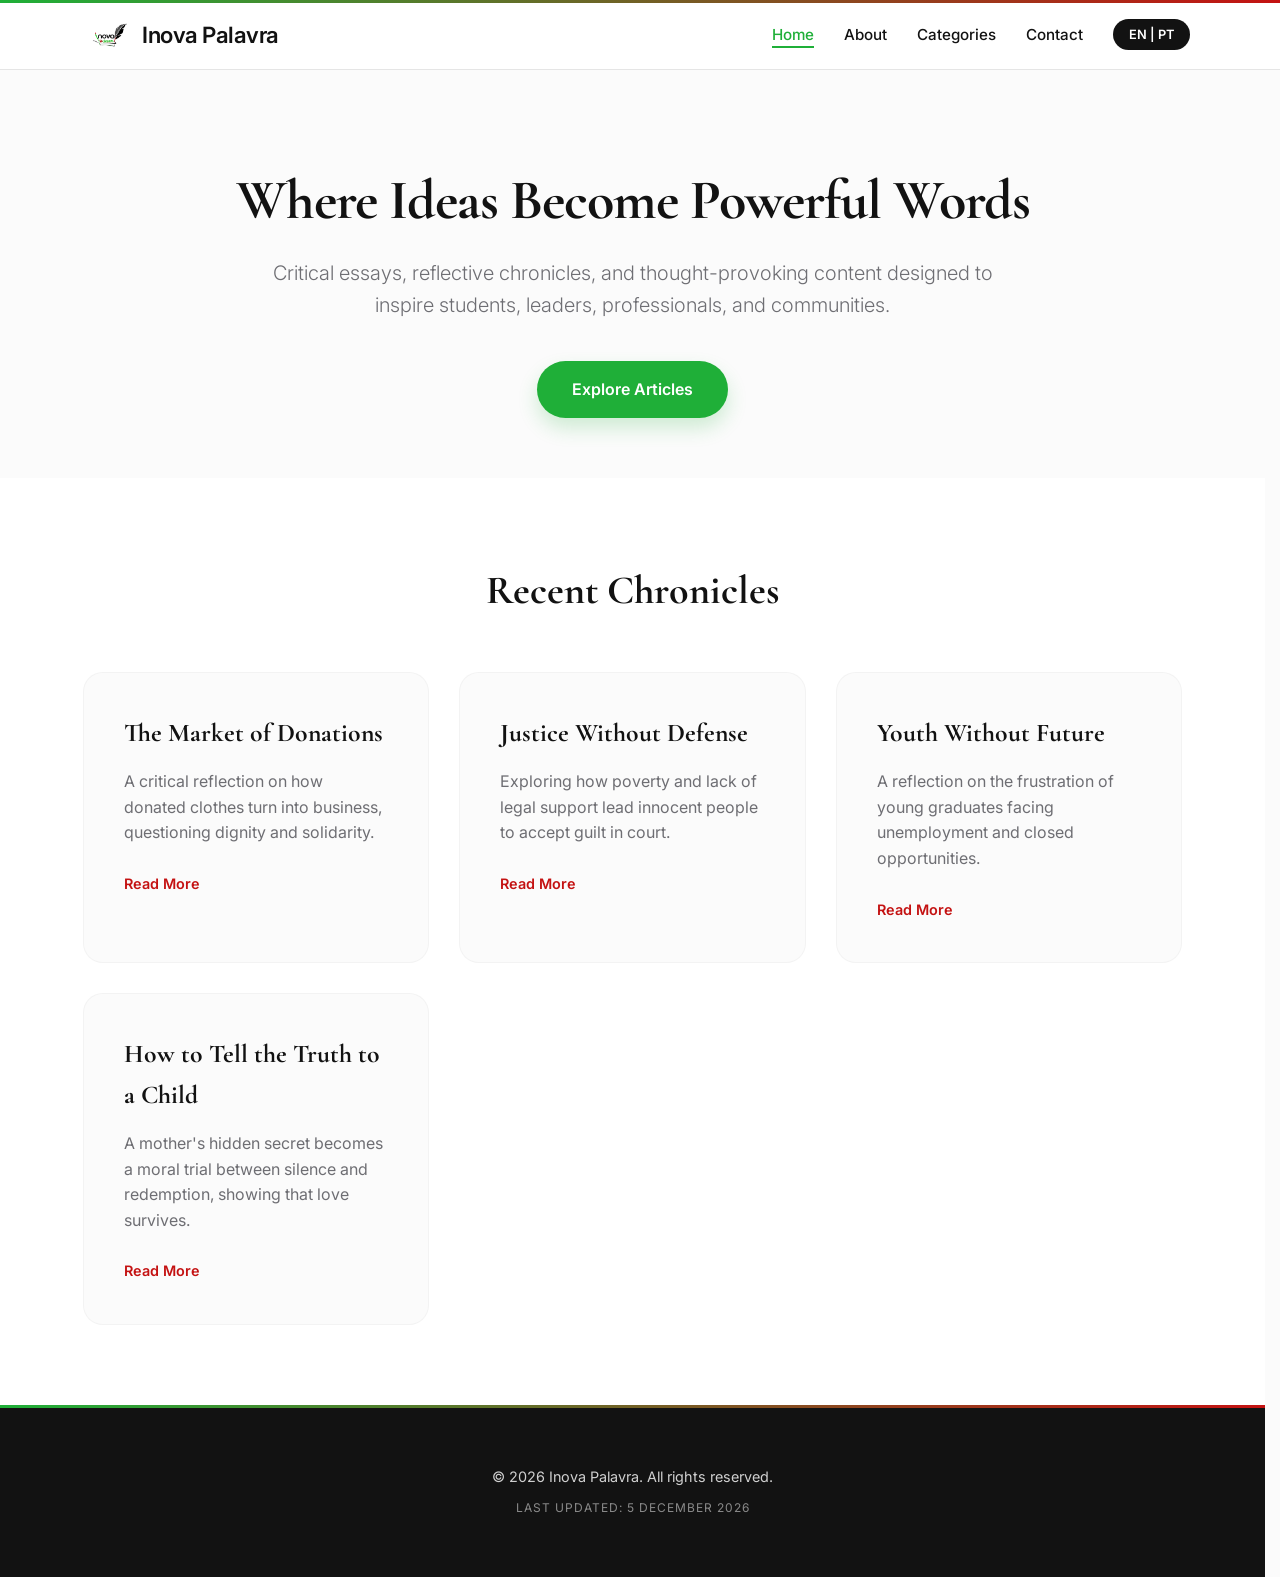
<file: inova_palavra/index.html>
<!--
  ============================================================
  Hello, World! 👋
  My name is Cardeal Felisberto — frontend developer from
  Maputo, Mozambique 🇲🇿, studying Web & Computer Programming
  at BYU.

  This is index.html — the HOME PAGE of Inova Palavra,
  a bilingual literary platform where critical essays and
  chronicles confront silence and expose social realities
  in Mozambique.

  This page includes:
  - A fixed header with bilingual navigation
  - A hero section with a call-to-action button
  - A grid of article cards linking to all chronicles
  - A dynamic footer (copyright + last-modified date)

  Built with HTML5, CSS3, and vanilla JavaScript.
  No frameworks. Just clean, intentional code.
  ============================================================
-->

<!DOCTYPE html>
<!-- DOCTYPE tells the browser this is an HTML5 document.
     Without it, some browsers enter "quirks mode" and
     render the page incorrectly. Always include it first. -->

<html lang="en">
<!-- lang="en" declares the page language as English.
     This helps screen readers pronounce text correctly
     and assists search engines in understanding the content.
     script.js will update this dynamically when PT is selected. -->

<head>
  <!-- HEAD contains metadata — information ABOUT the page
       that is not visible to the user, but is read by
       browsers, search engines, and social media platforms. -->

  <meta charset="UTF-8">
  <!-- UTF-8 is the character encoding standard.
       It supports all languages and special characters
       (accents, symbols, emoji). Without this, special
       characters like "ã" or "ç" would display as garbage. -->

  <title data-i18n="page-title">Inova Palavra | Critical & Creative Writing Platform</title>
  <!-- The title appears in the browser tab and in search engine results.
       data-i18n="page-title" tells script.js to replace this text
       when the user switches to Portuguese. -->

  <meta name="viewport" content="width=device-width, initial-scale=1.0">
  <!-- CRITICAL for mobile. Without this:
       - Mobile browsers zoom out to show the full desktop layout
       - Text becomes tiny and unreadable
       width=device-width: match the screen's actual width
       initial-scale=1.0: don't zoom in or out on load -->

  <link rel="stylesheet" href="css/base.css">
  <!-- Loads base.css first — variables, reset, and shared styles.
       Must come before desktop.css and mobile.css so they can
       override the base styles when needed. -->

  <link rel="stylesheet" href="css/desktop.css">
  <!-- Desktop-specific styles (min-width: 769px).
       Loaded on all screen sizes but only applies on large screens
       because its rules are wrapped in a @media query. -->

  <link rel="stylesheet" href="css/mobile.css">
  <!-- Mobile-specific styles (max-width: 768px).
       Same logic — loaded always, applies only on small screens. -->
</head>

<body>
  <!-- BODY contains everything visible on the page.
       The browser renders HTML elements in the order they appear here. -->

  <!-- ============================================================
       HEADER — Fixed navigation bar
       ============================================================
       The header is fixed to the top of the viewport (CSS: position:fixed).
       It stays visible as the user scrolls down the page.
       body has padding-top equal to the header height so content
       starts below the header instead of being hidden behind it.
       ============================================================ -->
  <header>
    <div class="container header-content">
    <!-- .container centres the header content and limits its width.
         .header-content is a flex row: logo on left, nav on right. -->

      <!-- BRAND LOGO — links back to the home page -->
      <a href="index.html" class="brand">
        <img src="images/logo.png" alt="Inova Palavra Logo" class="logo">
        <!-- alt text describes the image for screen readers and
             shows as fallback text if the image fails to load. -->
        <span class="brand-name">Inova Palavra</span>
      </a>

      <!-- HAMBURGER BUTTON — visible only on mobile (hidden via desktop.css) -->
      <button id="hamburger" class="hamburger" aria-label="Menu">
        <!-- aria-label="Menu" tells screen readers what this button does,
             since it has no visible text — only three visual lines. -->
        <span></span> <!-- Line 1 of the hamburger icon -->
        <span></span> <!-- Line 2 of the hamburger icon -->
        <span></span> <!-- Line 3 of the hamburger icon -->
      </button>

      <!-- NAV — on desktop: horizontal links in header
                 on mobile: slide-in panel from the right -->
      <nav>
        <!-- CLOSE BUTTON (×) — visible only inside the mobile nav panel.
             When the hamburger is tapped, the hamburger icon fades out
             and this × button takes its place to close the menu. -->
        <button class="nav-close" aria-label="Fechar menu">&times;</button>
        <!-- &times; is the HTML entity for the × character -->

        <ul id="main-nav">
          <li><a href="index.html" class="active" data-i18n="nav-home">Home</a></li>
          <!-- class="active" highlights the current page link.
               data-i18n="nav-home" tells script.js to translate this text. -->

          <li><a href="about.html" data-i18n="nav-about">About</a></li>
          <li><a href="categories.html" data-i18n="nav-categories">Categories</a></li>
          <li><a href="contact.html" data-i18n="nav-contact">Contact</a></li>

          <li>
            <!-- LANGUAGE TOGGLE BUTTON — switches between EN and PT -->
            <button id="lang-btn" class="lang-btn">EN | PT</button>
            <!-- script.js attaches a click event to this button.
                 When clicked, it calls toggleLanguage() which
                 translates all data-i18n elements on the page. -->
          </li>
        </ul>
      </nav>
    </div>
  </header>

  <!-- OVERLAY — dark semi-transparent layer behind the mobile menu.
       Hidden by default (display:none in CSS).
       JavaScript adds class 'open' to show it when menu opens.
       Clicking the overlay closes the menu (handled in script.js). -->
  <div id="nav-overlay" class="nav-overlay"></div>


  <!-- ============================================================
       MAIN — Primary page content
       ============================================================
       <main> is a semantic HTML5 element. It tells browsers and
       screen readers: "this is the main content of this page."
       Using semantic elements improves accessibility and SEO.
       ============================================================ -->
  <main>

    <!-- HERO SECTION — First thing the visitor sees -->
    <section class="hero-section">
      <div class="container">
        <h1 data-i18n="hero-title">Where Ideas Become Powerful Words</h1>
        <!-- h1 is the most important heading on the page.
             There should only be ONE h1 per page. It is the
             main title — used heavily by search engines. -->

        <p data-i18n="hero-desc">
          Critical essays, reflective chronicles, and thought-provoking content
          designed to inspire students, leaders, professionals, and communities.
        </p>

        <!-- CTA (Call To Action) button — scrolls down to the articles section.
             href="#chronicles" scrolls smoothly to the element with id="chronicles"
             This uses the scroll-behavior:smooth set in base.css on html. -->
        <a href="#chronicles" class="btn" data-i18n="hero-btn">Explore Articles</a>
      </div>
    </section>


    <!-- CHRONICLES / ARTICLES SECTION -->
    <section id="chronicles" class="chronicles">
    <!-- id="chronicles" is the anchor target for the hero button above -->
      <div class="container">
        <h2 data-i18n="recent-title">Recent Chronicles</h2>

        <!-- CARDS GRID — CSS Grid creates responsive columns automatically.
             On desktop: multiple columns side by side.
             On mobile: single column stacked. -->
        <div class="cards">

          <!-- Each <article> is a semantic HTML5 element for a piece of content.
               It represents a self-contained composition (an article, blog post, etc.) -->

          <article class="card">
            <h3 data-i18n="card1-title">The Market of Donations</h3>
            <p data-i18n="card1-desc">A critical reflection on how donated clothes turn into business, questioning dignity and solidarity.</p>
            <a href="articles/market-of-donations.html" class="btn-small" data-i18n="read-more">Read More</a>
          </article>

          <article class="card">
            <h3 data-i18n="card2-title">Justice Without Defense</h3>
            <p data-i18n="card2-desc">Exploring how poverty and lack of legal support lead innocent people to accept guilt in court.</p>
            <a href="articles/justice-without-defense.html" class="btn-small" data-i18n="read-more">Read More</a>
          </article>

          <article class="card">
            <h3 data-i18n="card3-title">Youth Without Future</h3>
            <p data-i18n="card3-desc">A reflection on the frustration of young graduates facing unemployment and closed opportunities.</p>
            <a href="articles/youth-without-future.html" class="btn-small" data-i18n="read-more">Read More</a>
          </article>

          <article class="card">
            <h3 data-i18n="card4-title">How to Tell the Truth to a Child</h3>
            <p data-i18n="card4-desc">A mother's hidden secret becomes a moral trial between silence and redemption, showing that love survives.</p>
            <a href="articles/truth-to-a-child.html" class="btn-small" data-i18n="read-more">Read More</a>
          </article>

        </div>
      </div>
    </section>

  </main>


  <!-- ============================================================
       FOOTER — Bottom of every page
       ============================================================
       The copyright text and last-modified date are LEFT EMPTY here.
       script.js fills them automatically using:
       - new Date().getFullYear() for the current year
       - document.lastModified for the last file change date
       This keeps the footer always accurate without manual updates.
       ============================================================ -->
  <footer>
    <div class="container">
      <p id="copyright-text"></p>
      <p id="last-modified"></p>
    </div>
  </footer>


  <!-- SCRIPT — loaded at the very END of the body.
       WHY: If <script> was in <head>, it would run before
       the HTML elements exist — and all getElementById() calls
       would return null because the elements aren't parsed yet.
       At the end of <body>, all elements exist when the script runs. -->
  <script src="js/script.js"></script>

</body>
</html>
<!--
  Typed with love by Cardeal Felisberto 🇲🇿
  I love to code.
-->
</file>
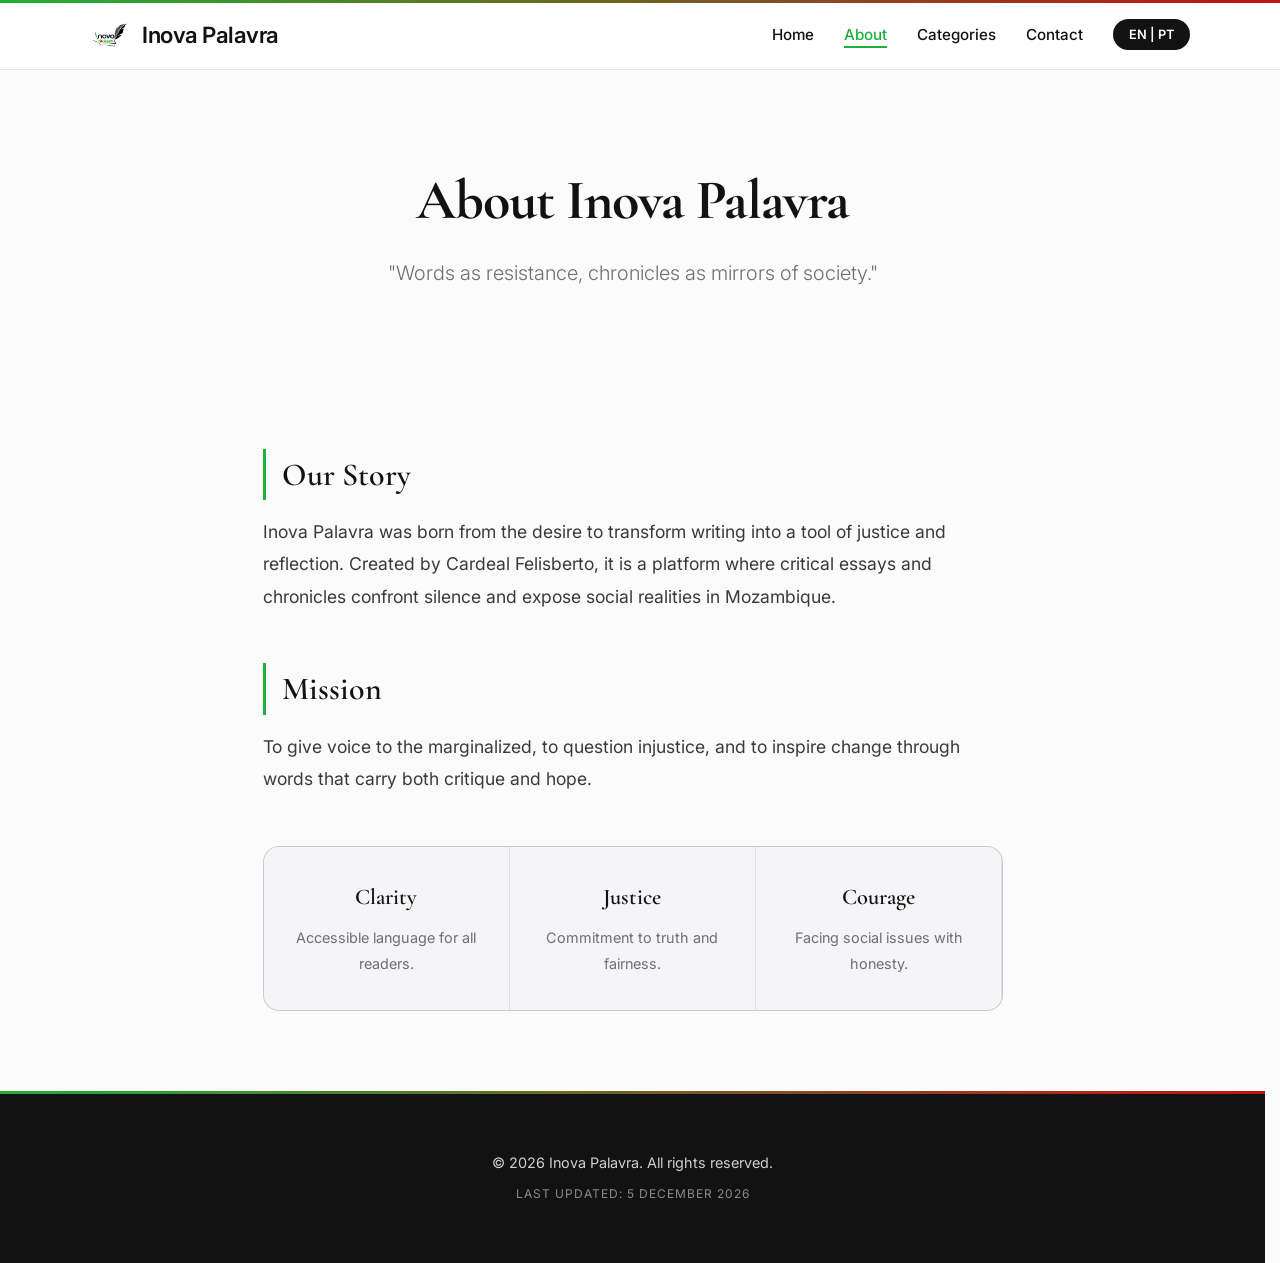
<file: inova_palavra/about.html>
<!--
  ============================================================
  Hello, World! 👋
  My name is Cardeal Felisberto — frontend developer from
  Maputo, Mozambique 🇲🇿, studying Web & Computer Programming
  at BYU.

  This is about.html — the ABOUT PAGE of Inova Palavra.

  This page tells the story behind the platform:
  - Our Story: why Inova Palavra was created
  - Mission: what we aim to achieve
  - Values: Clarity, Justice, Courage — displayed in a 3-column grid

  The structure is identical to other pages (same header,
  nav, footer) which is intentional — consistent layout
  helps users navigate confidently across all pages.
  ============================================================
-->

<!DOCTYPE html>
<html lang="en">
<head>
  <meta charset="UTF-8">

  <title data-i18n="about-page-title">About | Inova Palavra</title>
  <!-- data-i18n targets this element for translation by script.js.
       When user switches to PT, script.js updates document.title
       using a special check: if (el.tagName === 'TITLE') -->

  <meta name="viewport" content="width=device-width, initial-scale=1.0">
  <!-- Essential for mobile responsiveness — without this,
       the browser zooms out to show a tiny desktop layout. -->

  <!-- Load CSS in order: base → desktop → mobile.
       Base provides the foundation.
       Desktop and mobile override it for their screen sizes. -->
  <link rel="stylesheet" href="css/base.css">
  <link rel="stylesheet" href="css/desktop.css">
  <link rel="stylesheet" href="css/mobile.css">
</head>

<body>

  <!-- HEADER — identical across all pages for consistency.
       The only difference per page is which nav link has class="active".
       Here, "About" has class="active" to highlight the current page. -->
  <header>
    <div class="container header-content">
      <a href="index.html" class="brand">
        <img src="images/logo.png" alt="Inova Palavra Logo" class="logo">
        <span class="brand-name">Inova Palavra</span>
      </a>

      <button id="hamburger" class="hamburger" aria-label="Menu">
        <span></span>
        <span></span>
        <span></span>
      </button>

      <nav>
        <button class="nav-close" aria-label="Fechar menu">&times;</button>
        <ul>
          <li><a href="index.html" data-i18n="nav-home">Home</a></li>
          <li><a href="about.html" class="active" data-i18n="nav-about">About</a></li>
          <!-- class="active" is on "About" because this IS the about page.
               The active class triggers the green colour + underline in CSS. -->
          <li><a href="categories.html" data-i18n="nav-categories">Categories</a></li>
          <li><a href="contact.html" data-i18n="nav-contact">Contact</a></li>
          <li><button id="lang-btn" class="lang-btn">EN | PT</button></li>
        </ul>
      </nav>
    </div>
  </header>

  <!-- Dark overlay — appears behind the mobile menu panel.
       Clicking it triggers closeMenu() in script.js. -->
  <div id="nav-overlay" class="nav-overlay"></div>


  <main>

    <!-- HERO — Page title section -->
    <section class="hero-section">
      <div class="container">
        <h1 data-i18n="about-title">About Inova Palavra</h1>

        <!-- .tagline is a subtitle — styled in italic gray in CSS.
             The quotes are part of the translated text in script.js. -->
        <p class="tagline" data-i18n="about-tagline">"Words as resistance, chronicles as mirrors of society."</p>
      </div>
    </section>


    <!-- ABOUT CONTENT — Story, Mission, and Values -->
    <section class="about-main container">
    <!-- Using both .about-main and .container classes on the same element.
         .about-main adds padding. .container centres and limits width. -->

      <div class="content-wrapper">
      <!-- .content-wrapper creates a narrower reading column (max-width: 740px)
           centred within the container. Keeps text at a comfortable line length. -->

        <h2 data-i18n="story-title">Our Story</h2>
        <p data-i18n="story-text">
          Inova Palavra was born from the desire to transform writing into a tool of justice and reflection.
          Created by Cardeal Felisberto, it is a platform where critical essays and chronicles confront
          silence and expose social realities in Mozambique.
        </p>

        <h2 data-i18n="mission-title">Mission</h2>
        <p data-i18n="mission-text">
          To give voice to the marginalized, to question injustice, and to inspire change through
          words that carry both critique and hope.
        </p>

        <!-- VALUES GRID — Three cards side by side on desktop, stacked on mobile.
             CSS Grid: grid-template-columns: repeat(3, 1fr) on desktop.
             mobile.css overrides this to: grid-template-columns: 1fr (single column). -->
        <div class="values-grid">

          <div class="card">
            <h4 data-i18n="val1">Clarity</h4>
            <!-- h4 is the 4th level heading — used for card titles within
                 a section that already has h1 and h2 headings above it. -->
            <p data-i18n="val1-desc">Accessible language for all readers.</p>
          </div>

          <div class="card">
            <h4 data-i18n="val2">Justice</h4>
            <p data-i18n="val2-desc">Commitment to truth and fairness.</p>
          </div>

          <div class="card">
            <h4 data-i18n="val3">Courage</h4>
            <p data-i18n="val3-desc">Facing social issues with honesty.</p>
          </div>

        </div>
      </div>
    </section>

  </main>


  <!-- FOOTER — same on every page.
       id="copyright-text" and id="last-modified" are filled
       dynamically by the updateFooter() function in script.js. -->
  <footer>
    <div class="container">
      <p id="copyright-text"></p>
      <p id="last-modified"></p>
    </div>
  </footer>

  <!-- Script at end of body — all HTML elements exist by the time this runs -->
  <script src="js/script.js"></script>

</body>
</html>
<!--
  Typed with love by Cardeal Felisberto 🇲🇿
  I love to code.
-->
</file>
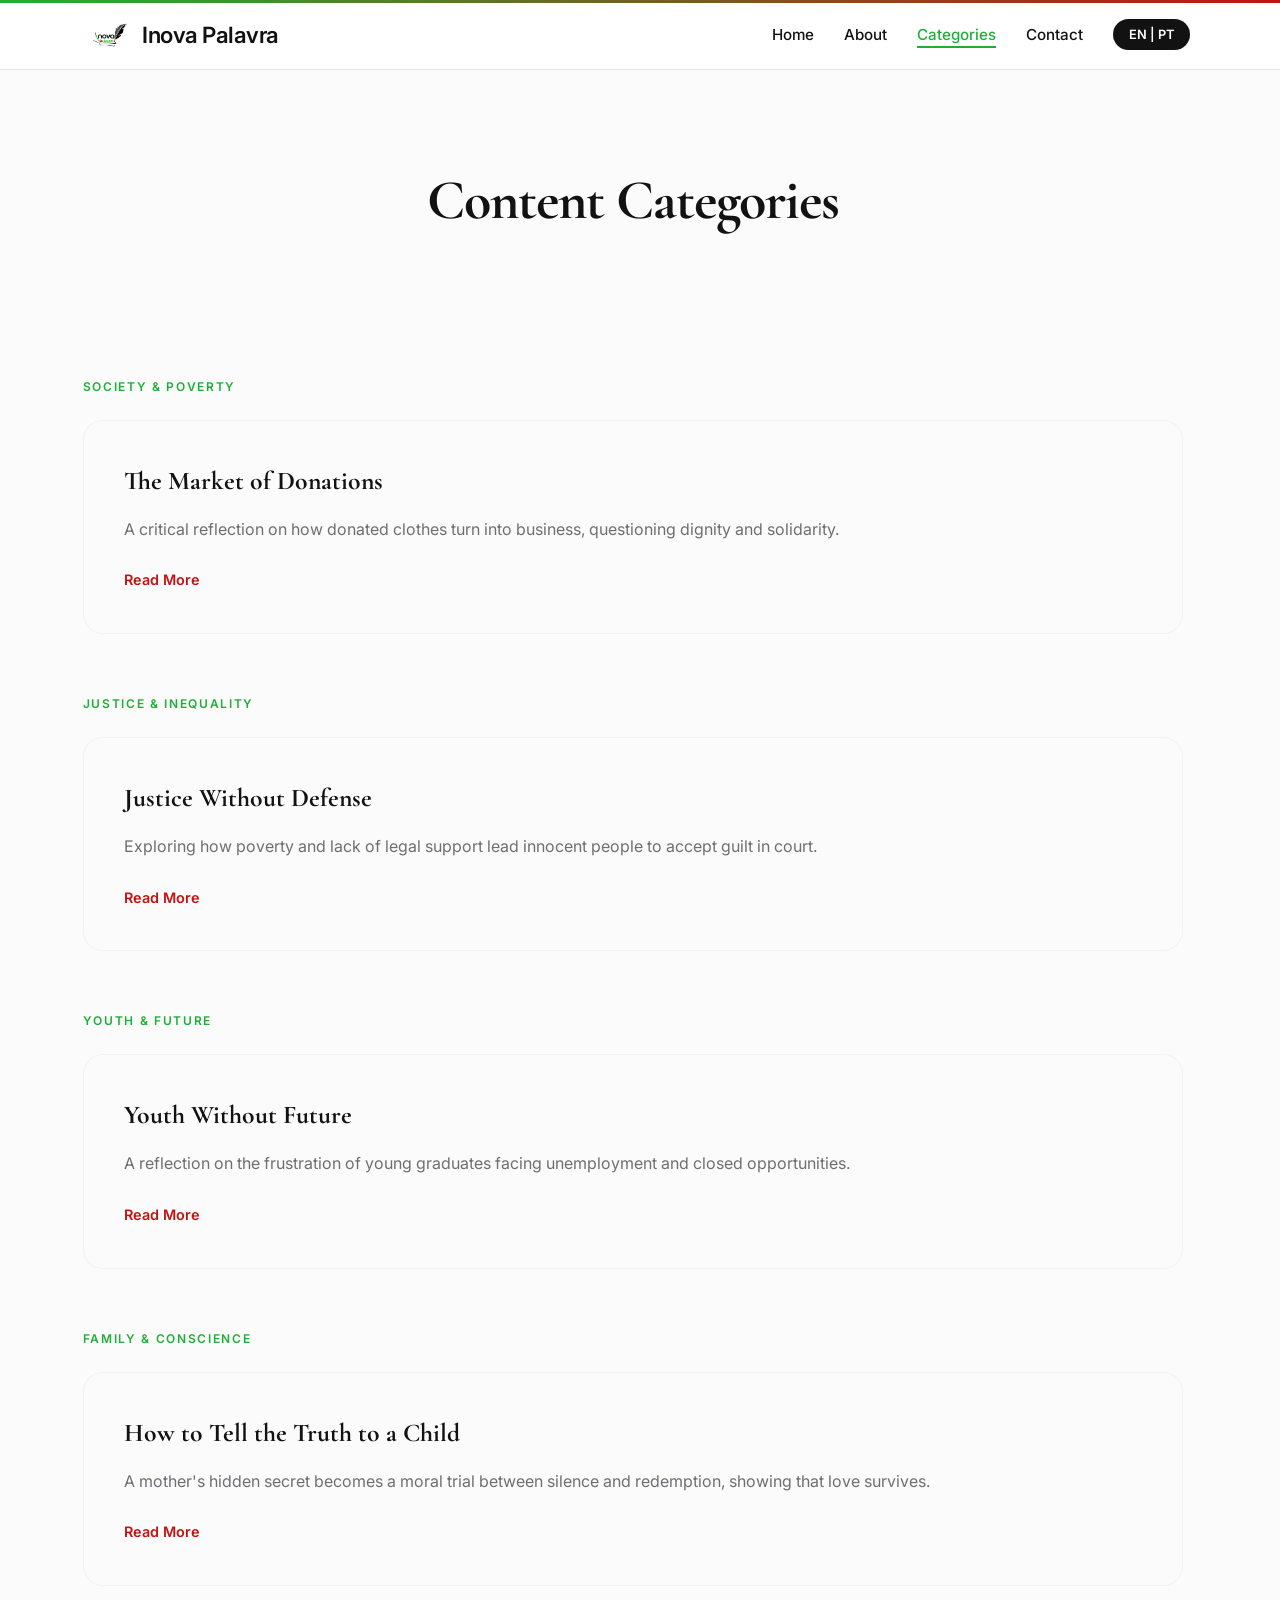
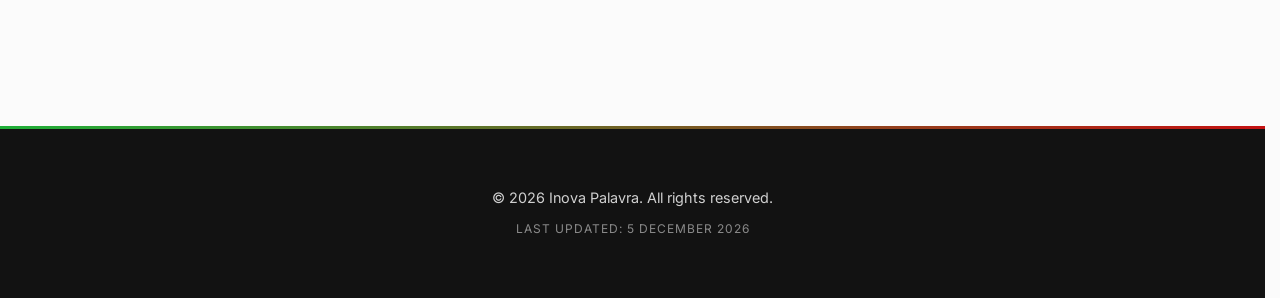
<file: inova_palavra/categories.html>
<!--
  ============================================================
  Hello, World! 👋
  My name is Cardeal Felisberto — frontend developer from
  Maputo, Mozambique 🇲🇿, studying Web & Computer Programming
  at BYU.

  This is categories.html — the CATEGORIES PAGE of Inova Palavra.

  This page organises all articles by theme:
  - Society & Poverty → The Market of Donations
  - Justice & Inequality → Justice Without Defense
  - Youth & Future → Youth Without Future
  - Family & Conscience → How to Tell the Truth to a Child

  Each category has a label, then a card grid with the articles
  that belong to it. The design makes it easy for readers to
  find topics they care about most.
  ============================================================
-->

<!DOCTYPE html>
<html lang="en">
<head>
  <meta charset="UTF-8">
  <title data-i18n="cat-page-title">Categories | Inova Palavra</title>
  <meta name="viewport" content="width=device-width, initial-scale=1.0">
  <link rel="stylesheet" href="css/base.css">
  <link rel="stylesheet" href="css/desktop.css">
  <link rel="stylesheet" href="css/mobile.css">
</head>
<body>

  <!-- HEADER — "Categories" link has class="active" on this page -->
  <header>
    <div class="container header-content">
      <a href="index.html" class="brand">
        <img src="images/logo.png" alt="Inova Palavra Logo" class="logo">
        <span class="brand-name">Inova Palavra</span>
      </a>

      <button id="hamburger" class="hamburger" aria-label="Menu">
        <span></span>
        <span></span>
        <span></span>
      </button>

      <nav>
        <button class="nav-close" aria-label="Fechar menu">&times;</button>
        <ul>
          <li><a href="index.html" data-i18n="nav-home">Home</a></li>
          <li><a href="about.html" data-i18n="nav-about">About</a></li>
          <li><a href="categories.html" class="active" data-i18n="nav-categories">Categories</a></li>
          <!-- class="active" marks this as the current page in the nav -->
          <li><a href="contact.html" data-i18n="nav-contact">Contact</a></li>
          <li><button id="lang-btn" class="lang-btn">EN | PT</button></li>
        </ul>
      </nav>
    </div>
  </header>

  <div id="nav-overlay" class="nav-overlay"></div>


  <main>

    <!-- PAGE HERO -->
    <section class="hero-section">
      <div class="container">
        <h1 data-i18n="cat-title">Content Categories</h1>
      </div>
    </section>


    <!-- CATEGORIES CONTENT -->
    <section class="categories-container container">
    <!-- Both classes applied: .categories-container adds padding,
         .container centres and limits the max width. -->


      <!-- =====================================================
           CATEGORY 1: SOCIETY & POVERTY
           =====================================================
           .category-label is styled as small uppercase text
           in the primary green colour — acts as a section divider.
           ===================================================== -->
      <p class="category-label" data-i18n="cat-society">Society & Poverty</p>

      <div class="category-cards">
      <!-- .category-cards uses CSS Grid — same responsive behaviour as .cards.
           Each article gets its own card. Multiple articles per category
           would appear side by side on desktop. -->

        <article class="card">
          <!-- <article> = semantic HTML5 for self-contained content -->

          <h3>
            <a href="articles/market-of-donations.html" data-i18n="card1-title">The Market of Donations</a>
            <!-- The article title is a link — users can click anywhere on
                 the title to navigate to the full article, not just "Read More". -->
          </h3>
          <p data-i18n="card1-desc">A critical reflection on how donated clothes turn into business, questioning dignity and solidarity.</p>
          <a href="articles/market-of-donations.html" class="btn-small" data-i18n="read-more">Read More</a>
        </article>
      </div>


      <!-- CATEGORY 2: JUSTICE & INEQUALITY -->
      <p class="category-label" data-i18n="cat-justice">Justice & Inequality</p>
      <div class="category-cards">
        <article class="card">
          <h3><a href="articles/justice-without-defense.html" data-i18n="card2-title">Justice Without Defense</a></h3>
          <p data-i18n="card2-desc">Exploring how poverty and lack of legal support lead innocent people to accept guilt in court.</p>
          <a href="articles/justice-without-defense.html" class="btn-small" data-i18n="read-more">Read More</a>
        </article>
      </div>


      <!-- CATEGORY 3: YOUTH & FUTURE -->
      <p class="category-label" data-i18n="cat-youth">Youth & Future</p>
      <div class="category-cards">
        <article class="card">
          <h3><a href="articles/youth-without-future.html" data-i18n="card3-title">Youth Without Future</a></h3>
          <p data-i18n="card3-desc">A reflection on the frustration of young graduates facing unemployment and closed opportunities.</p>
          <a href="articles/youth-without-future.html" class="btn-small" data-i18n="read-more">Read More</a>
        </article>
      </div>


      <!-- CATEGORY 4: FAMILY & CONSCIENCE -->
      <p class="category-label" data-i18n="cat-family">Family & Conscience</p>
      <div class="category-cards">
        <article class="card">
          <h3><a href="articles/truth-to-a-child.html" data-i18n="card4-title">How to Tell the Truth to a Child</a></h3>
          <p data-i18n="card4-desc">A mother's hidden secret becomes a moral trial between silence and redemption, showing that love survives.</p>
          <a href="articles/truth-to-a-child.html" class="btn-small" data-i18n="read-more">Read More</a>
        </article>
      </div>

    </section>

  </main>


  <footer>
    <div class="container">
      <p id="copyright-text"></p>
      <p id="last-modified"></p>
    </div>
  </footer>

  <script src="js/script.js"></script>

</body>
</html>
<!--
  Typed with love by Cardeal Felisberto 🇲🇿
  I love to code.
-->
</file>
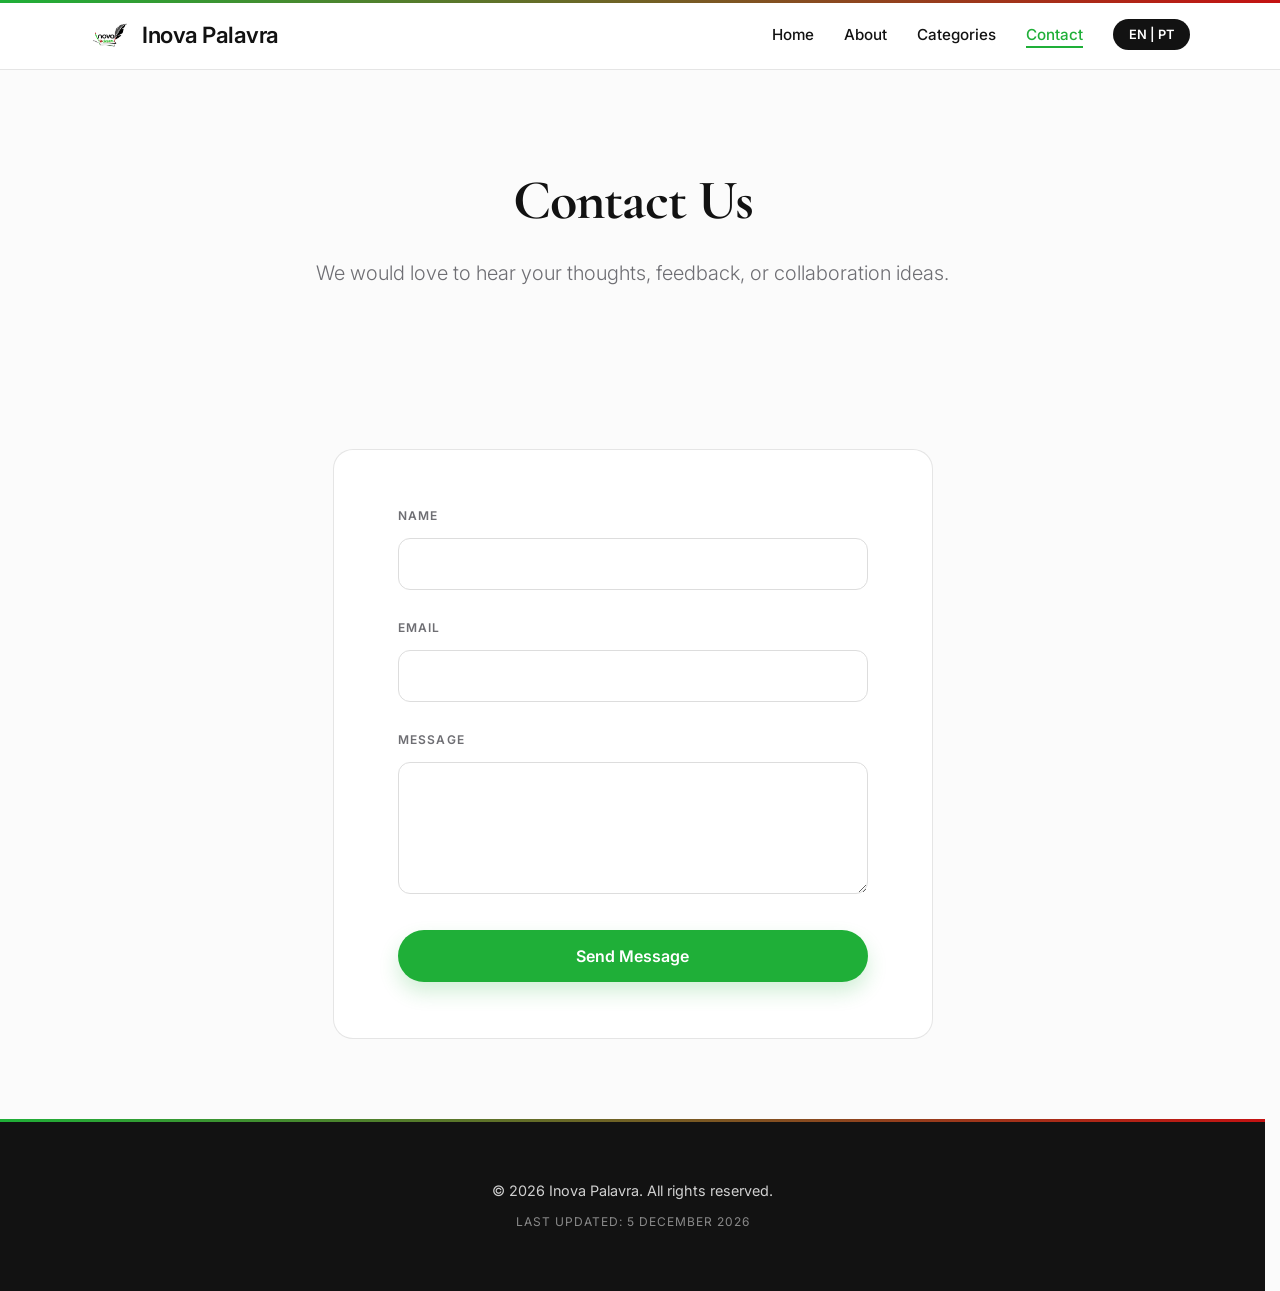
<file: inova_palavra/contact.html>
<!--
  ============================================================
  Hello, World! 👋
  My name is Cardeal Felisberto — frontend developer from
  Maputo, Mozambique 🇲🇿, studying Web & Computer Programming
  at BYU.

  This is contact.html — the CONTACT PAGE of Inova Palavra.

  This page contains a contact form with three fields:
  - Name
  - Email
  - Message

  The form uses standard HTML5 validation (required attribute)
  to ensure the user fills in all fields before submitting.
  All labels are bilingual — translated by script.js.
  ============================================================
-->

<!DOCTYPE html>
<html lang="en">
<head>
  <meta charset="UTF-8">
  <title data-i18n="contact-page-title">Contact | Inova Palavra</title>
  <meta name="viewport" content="width=device-width, initial-scale=1.0">
  <link rel="stylesheet" href="css/base.css">
  <link rel="stylesheet" href="css/desktop.css">
  <link rel="stylesheet" href="css/mobile.css">
</head>
<body>

  <!-- HEADER — "Contact" link has class="active" on this page -->
  <header>
    <div class="container header-content">
      <a href="index.html" class="brand">
        <img src="images/logo.png" alt="Inova Palavra Logo" class="logo">
        <span class="brand-name">Inova Palavra</span>
      </a>

      <button id="hamburger" class="hamburger" aria-label="Menu">
        <span></span>
        <span></span>
        <span></span>
      </button>

      <nav>
        <button class="nav-close" aria-label="Fechar menu">&times;</button>
        <ul>
          <li><a href="index.html" data-i18n="nav-home">Home</a></li>
          <li><a href="about.html" data-i18n="nav-about">About</a></li>
          <li><a href="categories.html" data-i18n="nav-categories">Categories</a></li>
          <li><a href="contact.html" class="active" data-i18n="nav-contact">Contact</a></li>
          <!-- class="active" marks "Contact" as the current page -->
          <li><button id="lang-btn" class="lang-btn">EN | PT</button></li>
        </ul>
      </nav>
    </div>
  </header>

  <div id="nav-overlay" class="nav-overlay"></div>


  <main>

    <!-- PAGE HERO -->
    <section class="hero-section">
      <div class="container">
        <h1 data-i18n="contact-title">Contact Us</h1>
        <p data-i18n="contact-desc">We would love to hear your thoughts, feedback, or collaboration ideas.</p>
      </div>
    </section>


    <!-- CONTACT FORM SECTION -->
    <section class="container contact-container">
      <div class="card contact-card">
      <!-- .card applies the standard card styling (background, border-radius, padding).
           .contact-card adds additional styles: max-width, centred, more padding.
           This is called class composition — combining existing styles instead of
           repeating CSS rules. -->

        <form action="#" method="post" id="contact-form">
        <!-- action="#" is a placeholder — in a real project this would point
             to a server endpoint (e.g. action="/send-message") or a
             form service URL (e.g. Formspree, EmailJS).
             method="post" sends form data in the request body (more secure
             than method="get" which appends data visibly in the URL). -->


          <!-- FORM GROUP: Name -->
          <div class="form-group">
          <!-- .form-group wraps each label + input pair.
               It adds consistent margin-bottom between fields. -->

            <label for="name" data-i18n="label-name">Name</label>
            <!-- for="name" connects this label to the input with id="name".
                 WHY: When the user clicks the LABEL, the INPUT gets focused.
                 This is important for accessibility and usability on mobile —
                 the touch target for the label also activates the input. -->

            <input type="text" id="name" name="name" required>
            <!-- type="text" = standard single-line text input.
                 id="name" connects to the label above.
                 name="name" is the key sent to the server when the form submits.
                 required triggers HTML5 built-in validation —
                 the browser shows an error and prevents submission if this is empty. -->
          </div>


          <!-- FORM GROUP: Email -->
          <div class="form-group">
            <label for="email" data-i18n="label-email">Email</label>
            <input type="email" id="email" name="email" required>
            <!-- type="email" enables built-in email validation:
                 - Browser checks the value contains "@" and a domain
                 - On mobile, shows the email keyboard layout automatically -->
          </div>


          <!-- FORM GROUP: Message -->
          <div class="form-group">
            <label for="message" data-i18n="label-message">Message</label>
            <textarea id="message" name="message" rows="5" required></textarea>
            <!-- <textarea> is a multi-line text input — appropriate for messages.
                 rows="5" sets the default visible height (5 lines tall).
                 Users can resize it by dragging the corner handle.
                 Unlike <input>, <textarea> has a separate closing tag. -->
          </div>


          <!-- SUBMIT BUTTON -->
          <button type="submit" class="btn btn-full" data-i18n="send-btn">Send Message</button>
          <!-- type="submit" triggers form validation and submission when clicked.
               .btn applies the green button style from base.css.
               .btn-full makes the button span the full width of the form.
               data-i18n="send-btn" — text translates to "Enviar Mensagem" in PT. -->

        </form>
      </div>
    </section>

  </main>


  <footer>
    <div class="container">
      <p id="copyright-text"></p>
      <p id="last-modified"></p>
    </div>
  </footer>

  <script src="js/script.js"></script>

</body>
</html>
<!--
  Typed with love by Cardeal Felisberto 🇲🇿
  I love to code.
-->
</file>
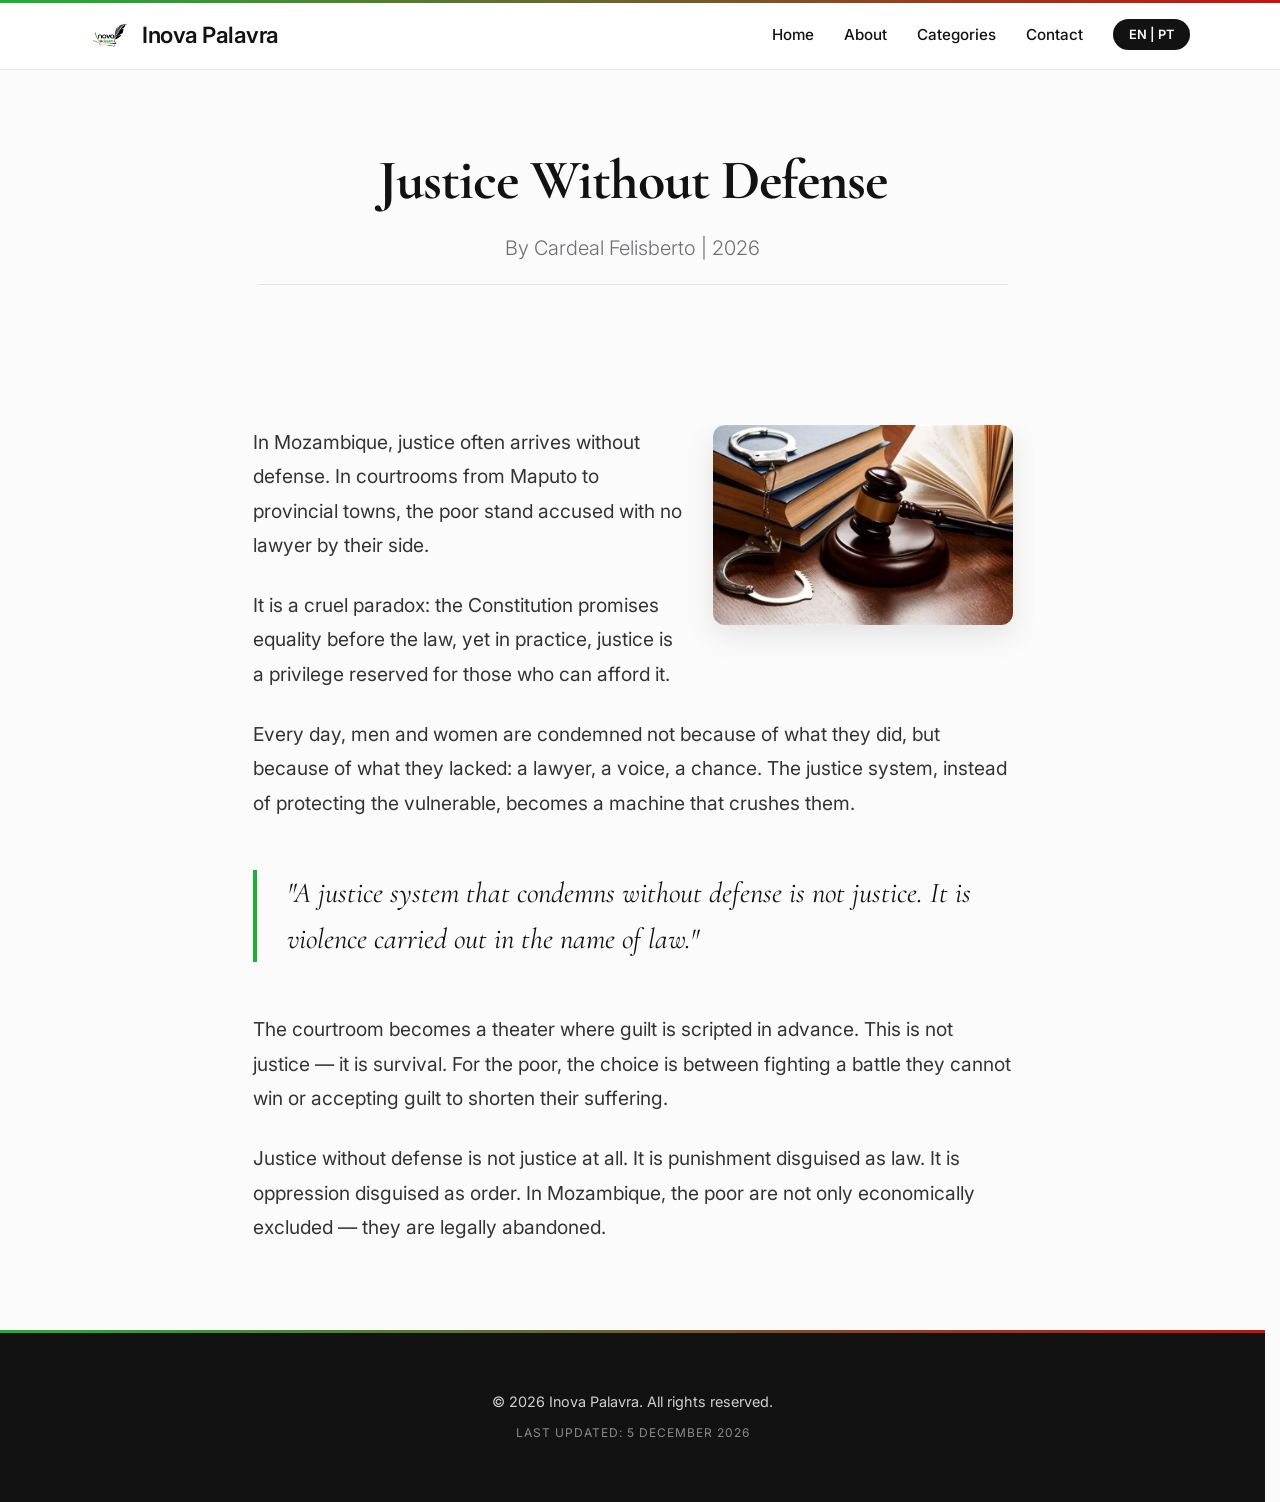
<file: inova_palavra/articles/justice-without-defense.html>
<!--
  ============================================================
  Hello, World! 👋
  My name is Cardeal Felisberto — frontend developer from
  Maputo, Mozambique 🇲🇿, studying Web & Computer Programming
  at BYU.

  This is justice-without-defense.html — an article page for
  "Justice Without Defense" on Inova Palavra.

  This article explores how poverty and the lack of legal
  representation lead innocent people in Mozambique to accept
  guilt in court rather than fight a system they cannot afford.

  NOTE: The article image uses class="small-image-right" which
  floats it to the RIGHT on desktop (text wraps on its left).
  On mobile, mobile.css resets float:none and makes it full-width.
  ============================================================
-->

<!DOCTYPE html>
<html lang="en">
<head>
  <meta charset="UTF-8">
  <title>Justice Without Defense | Inova Palavra</title>
  <meta name="viewport" content="width=device-width, initial-scale=1.0">
  <link rel="stylesheet" href="../css/base.css">
  <link rel="stylesheet" href="../css/desktop.css">
  <link rel="stylesheet" href="../css/mobile.css">
</head>
<body>

  <header>
    <div class="container header-content">
      <a href="../index.html" class="brand">
        <img src="../images/logo.png" alt="Inova Palavra Logo" class="logo">
        <span class="brand-name">Inova Palavra</span>
      </a>

      <button id="hamburger" class="hamburger" aria-label="Menu">
        <span></span>
        <span></span>
        <span></span>
      </button>

      <nav>
        <button class="nav-close" aria-label="Fechar menu">&times;</button>
        <ul>
          <li><a href="../index.html" data-i18n="nav-home">Home</a></li>
          <li><a href="../about.html" data-i18n="nav-about">About</a></li>
          <li><a href="../categories.html" data-i18n="nav-categories">Categories</a></li>
          <li><a href="../contact.html" data-i18n="nav-contact">Contact</a></li>
          <li><button id="lang-btn" class="lang-btn">EN | PT</button></li>
        </ul>
      </nav>
    </div>
  </header>

  <div id="nav-overlay" class="nav-overlay"></div>


  <main>

    <section class="hero-section" style="padding: 80px 0 40px;">
      <div class="container">
        <h1 data-i18n="art2-title" style="max-width: 800px; margin: 0 auto;">Justice Without Defense</h1>
        <p class="meta" style="text-align: center; margin-top: 20px;">
          <span data-i18n="art-author">By Cardeal Felisberto</span> | 2026
        </p>
      </div>
    </section>


    <article class="chronicle container">

      <!-- FLOATED IMAGE — RIGHT SIDE (desktop only)
           desktop.css: float:right; width:300px; margin: 0 0 20px 30px
           mobile.css: float:none; width:100%; margin: 0 0 24px 0
           The image floats to the right and text wraps on its left.
           This creates a classic editorial/magazine layout on desktop. -->
      <img src="../images/justice-without-defense.webp" alt="Justice" class="small-image-right">

      <p data-i18n="art2-p1">In Mozambique, justice often arrives without defense. In courtrooms from Maputo to provincial towns, the poor stand accused with no lawyer by their side. They face judges, prosecutors, and a system that speaks a language they cannot understand.</p>

      <p data-i18n="art2-p2">It is a cruel paradox: the Constitution promises equality before the law, yet in practice, justice is a privilege reserved for those who can afford it. The wealthy hire lawyers to argue, appeal, and delay. The poor, abandoned by the system, are pressured to confess crimes they did not commit.</p>

      <p data-i18n="art2-p3">Every day, men and women are condemned not because of what they did, but because of what they lacked: a lawyer, a voice, a chance. The justice system, instead of protecting the vulnerable, becomes a machine that crushes them.</p>

      <!-- BLOCKQUOTE — key statement pulled from the article body.
           In journalism and editorial design, a blockquote (or "pull quote")
           highlights the most powerful line — it catches the eye and
           gives casual readers a reason to read the full piece. -->
      <blockquote data-i18n="art2-quote">
        "A justice system that condemns without defense is not justice. It is violence carried out in the name of law."
      </blockquote>

      <p data-i18n="art2-p4">The courtroom becomes a theater where guilt is scripted in advance. This is not justice — it is survival. For the poor, the choice is between fighting a battle they cannot win or accepting guilt to shorten their suffering.</p>

      <p data-i18n="art2-p5">Justice without defense is not justice at all. It is punishment disguised as law. It is oppression disguised as order. And it is a reminder that in Mozambique, the poor are not only economically excluded — they are legally abandoned.</p>

    </article>
    <!-- .chronicle::after clearfix ensures the container wraps around
         the right-floated image completely -->

  </main>


  <footer>
    <div class="container">
      <p id="copyright-text"></p>
      <p id="last-modified"></p>
    </div>
  </footer>

  <script src="../js/script.js"></script>

</body>
</html>
<!--
  Typed with love by Cardeal Felisberto 🇲🇿
  I love to code.
-->
</file>
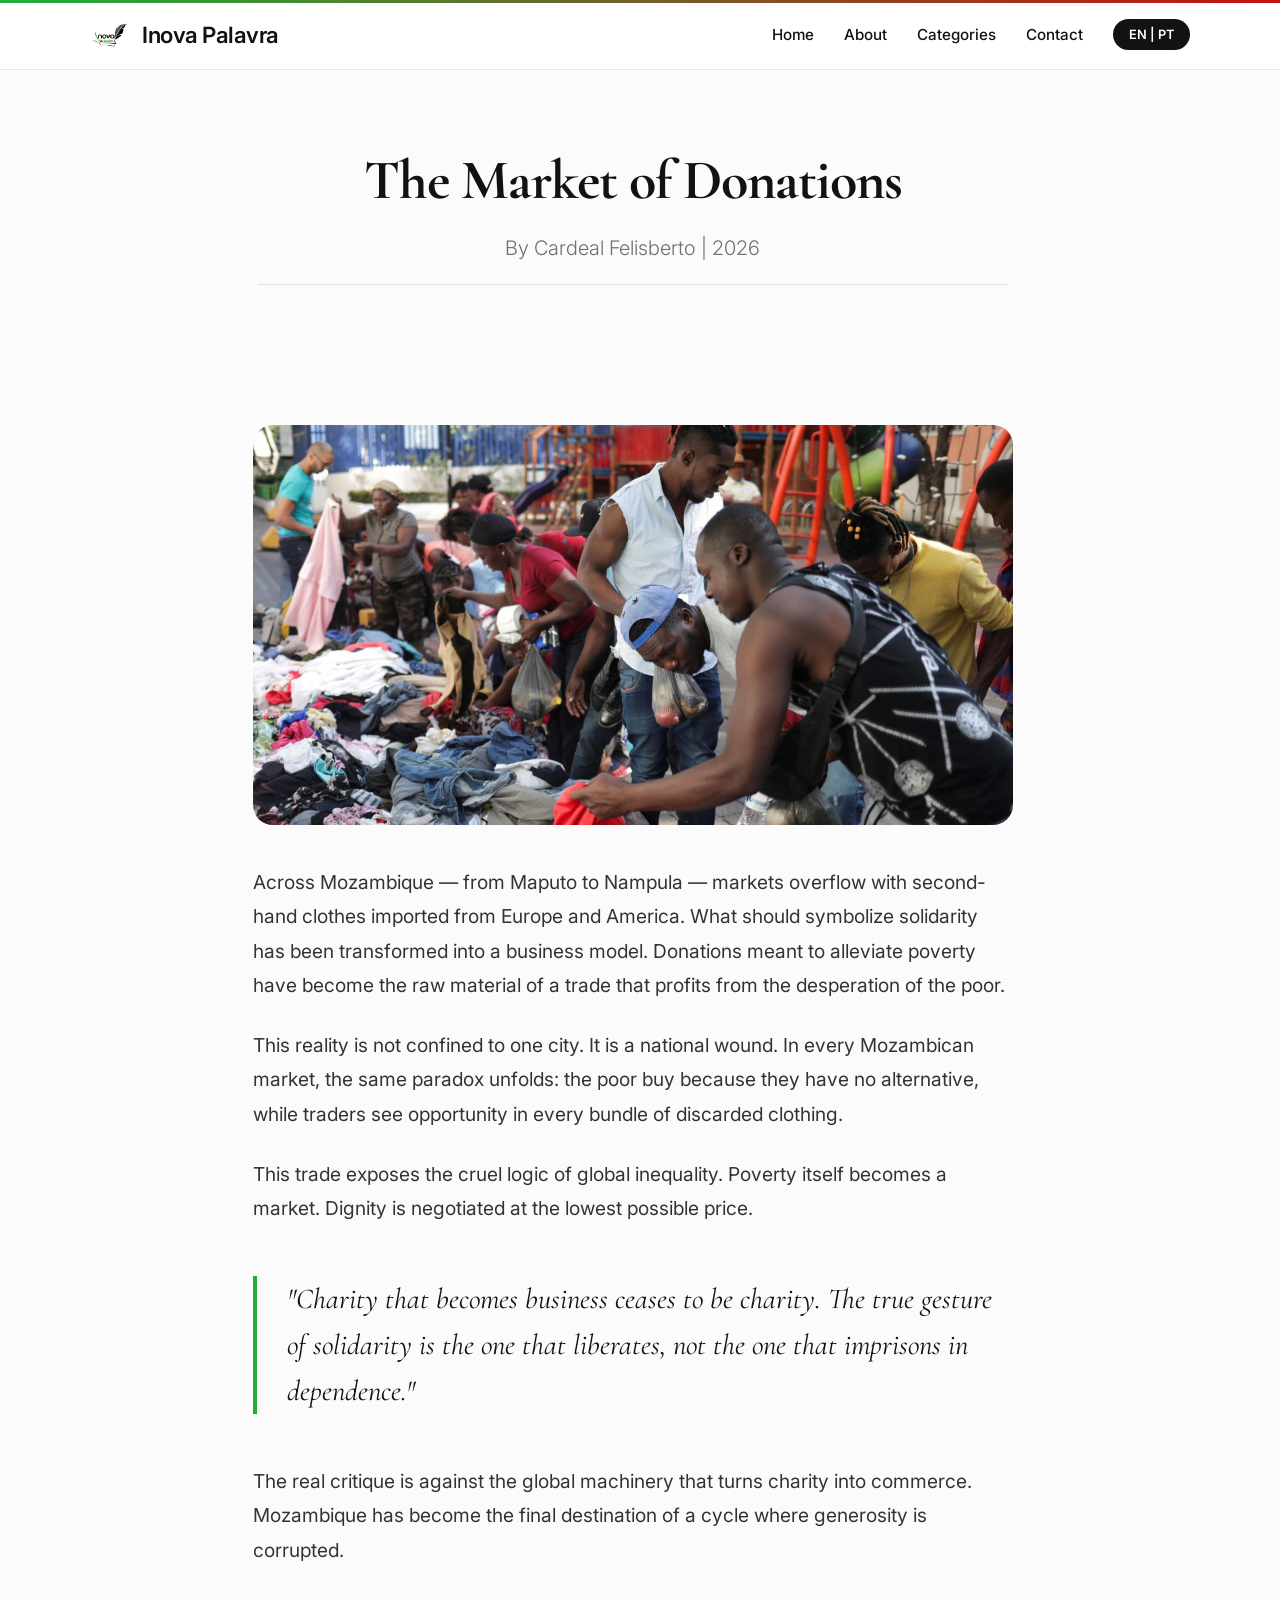
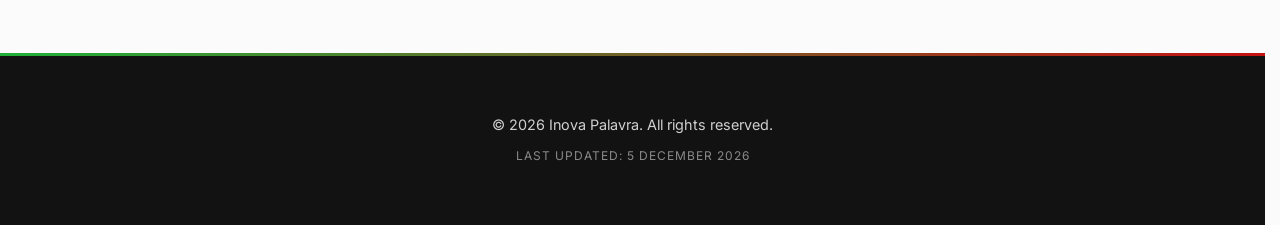
<file: inova_palavra/articles/market-of-donations.html>
<!--
  ============================================================
  Hello, World! 👋
  My name is Cardeal Felisberto — frontend developer from
  Maputo, Mozambique 🇲🇿, studying Web & Computer Programming
  at BYU.

  This is market-of-donations.html — an article page for
  "The Market of Donations" on Inova Palavra.

  ARTICLE STRUCTURE:
  - Hero section with title and author info
  - Full-width header image
  - Article body (chronicle) with paragraphs and a blockquote
  - All text is bilingual via data-i18n attributes

  NOTE ON PATHS: This file is inside the /articles/ subfolder.
  CSS and image paths use "../" to go UP one level first:
  "../css/base.css" instead of "css/base.css"
  "../images/logo.png" instead of "images/logo.png"
  This is called a RELATIVE PATH — it navigates from the
  current file's location, not from the website root.
  ============================================================
-->

<!DOCTYPE html>
<html lang="en">
<head>
  <meta charset="UTF-8">
  <title>The Market of Donations | Inova Palavra</title>
  <!-- Article pages use a static title — no data-i18n needed here
       since the article title is the same concept in both languages. -->

  <meta name="viewport" content="width=device-width, initial-scale=1.0">

  <!-- "../css/" — go up one folder (out of /articles/) then into /css/ -->
  <link rel="stylesheet" href="../css/base.css">
  <link rel="stylesheet" href="../css/desktop.css">
  <link rel="stylesheet" href="../css/mobile.css">
</head>
<body>

  <!-- HEADER — nav links use "../" paths to go back to the root pages -->
  <header>
    <div class="container header-content">
      <a href="../index.html" class="brand">
      <!-- "../index.html" goes up from /articles/ to the root, then to index.html -->
        <img src="../images/logo.png" alt="Inova Palavra Logo" class="logo">
        <span class="brand-name">Inova Palavra</span>
      </a>

      <button id="hamburger" class="hamburger" aria-label="Menu">
        <span></span>
        <span></span>
        <span></span>
      </button>

      <nav>
        <button class="nav-close" aria-label="Fechar menu">&times;</button>
        <ul>
          <!-- No class="active" on any link here because the current page
               is an article — not one of the main nav sections. -->
          <li><a href="../index.html" data-i18n="nav-home">Home</a></li>
          <li><a href="../about.html" data-i18n="nav-about">About</a></li>
          <li><a href="../categories.html" data-i18n="nav-categories">Categories</a></li>
          <li><a href="../contact.html" data-i18n="nav-contact">Contact</a></li>
          <li><button id="lang-btn" class="lang-btn">EN | PT</button></li>
        </ul>
      </nav>
    </div>
  </header>

  <div id="nav-overlay" class="nav-overlay"></div>


  <main>

    <!-- ARTICLE HERO — title and author line -->
    <section class="hero-section" style="padding: 80px 0 40px;">
    <!-- Inline style overrides the default hero padding for article pages.
         WHY: The standard hero has 100px top padding. For articles, 80px
         is enough — the title is shorter and simpler than the homepage hero. -->
      <div class="container">
        <h1 data-i18n="art1-title" style="max-width: 900px; margin: 0 auto;">The Market of Donations</h1>
        <!-- max-width: 900px prevents very long titles from stretching full width.
             margin: 0 auto centres it within the container. -->

        <p class="meta" style="text-align: center; margin-top: 20px;">
          <span data-i18n="art-author">By Cardeal Felisberto</span> | 2026
          <!-- <span> is an inline element — used here to wrap only the
               author's name for translation, while "| 2026" stays as-is. -->
        </p>
      </div>
    </section>


    <!-- ARTICLE BODY (CHRONICLE) -->
    <article class="chronicle container">
    <!-- .chronicle: reading-optimised layout (max-width:800px, large font).
         .container: centres the content.
         <article> is semantic HTML5 — signals to browsers and search engines
         that this element contains a self-contained piece of writing. -->


      <!-- FULL-WIDTH TOP IMAGE -->
      <figure class="article-top-image">
      <!-- <figure> is the semantic HTML5 wrapper for images with captions.
           Even without a <figcaption>, using <figure> is correct practice
           because it semantically groups the image with its context. -->
        <img src="../images/market-donations.jpg" alt="Market scene with donated clothes">
        <!-- alt text is critical for:
             1. Screen readers (accessibility)
             2. SEO — search engines read alt text
             3. Display when image fails to load -->
      </figure>


      <!-- ARTICLE PARAGRAPHS — all translatable via data-i18n -->
      <p data-i18n="art1-p1">Across Mozambique — from Maputo to Nampula — markets overflow with second-hand clothes imported from Europe and America. What should symbolize solidarity has been transformed into a business model. Donations meant to alleviate poverty have become the raw material of a trade that profits from desperation.</p>

      <p data-i18n="art1-p2">This reality is a national wound. In every market, the same paradox unfolds: the poor buy because they have no alternative, while traders see opportunity in every bundle of discarded clothing. When does solidarity end, and when does exploitation begin?</p>

      <p data-i18n="art1-p3">This trade exposes the cruel logic of global inequality. Poverty itself becomes a market. Dignity is negotiated at the lowest possible price. Clothes are not just fabric; they are symbols of a system that converts compassion into profit.</p>


      <!-- BLOCKQUOTE — highlights a key quote from the article.
           Styled with a green left border and Cormorant Garamond in italic.
           Gives the article a literary, editorial character. -->
      <blockquote data-i18n="art1-quote">
        "Charity that becomes business ceases to be charity. The true gesture of solidarity is the one that liberates."
      </blockquote>


      <p data-i18n="art1-p4">The real critique is against the global machinery that turns charity into commerce. Mozambique has become the final destination of a cycle where generosity is corrupted and dependence is perpetuated. The poor remain poor, only clothed in the discarded dignity of others.</p>

    </article>
    <!-- .chronicle has a ::after clearfix in CSS to wrap around any floated images -->

  </main>


  <footer>
    <div class="container">
      <p id="copyright-text"></p>
      <p id="last-modified"></p>
    </div>
  </footer>

  <!-- Script path also uses "../" to go up from /articles/ to find /js/ -->
  <script src="../js/script.js"></script>

</body>
</html>
<!--
  Typed with love by Cardeal Felisberto 🇲🇿
  I love to code.
-->
</file>
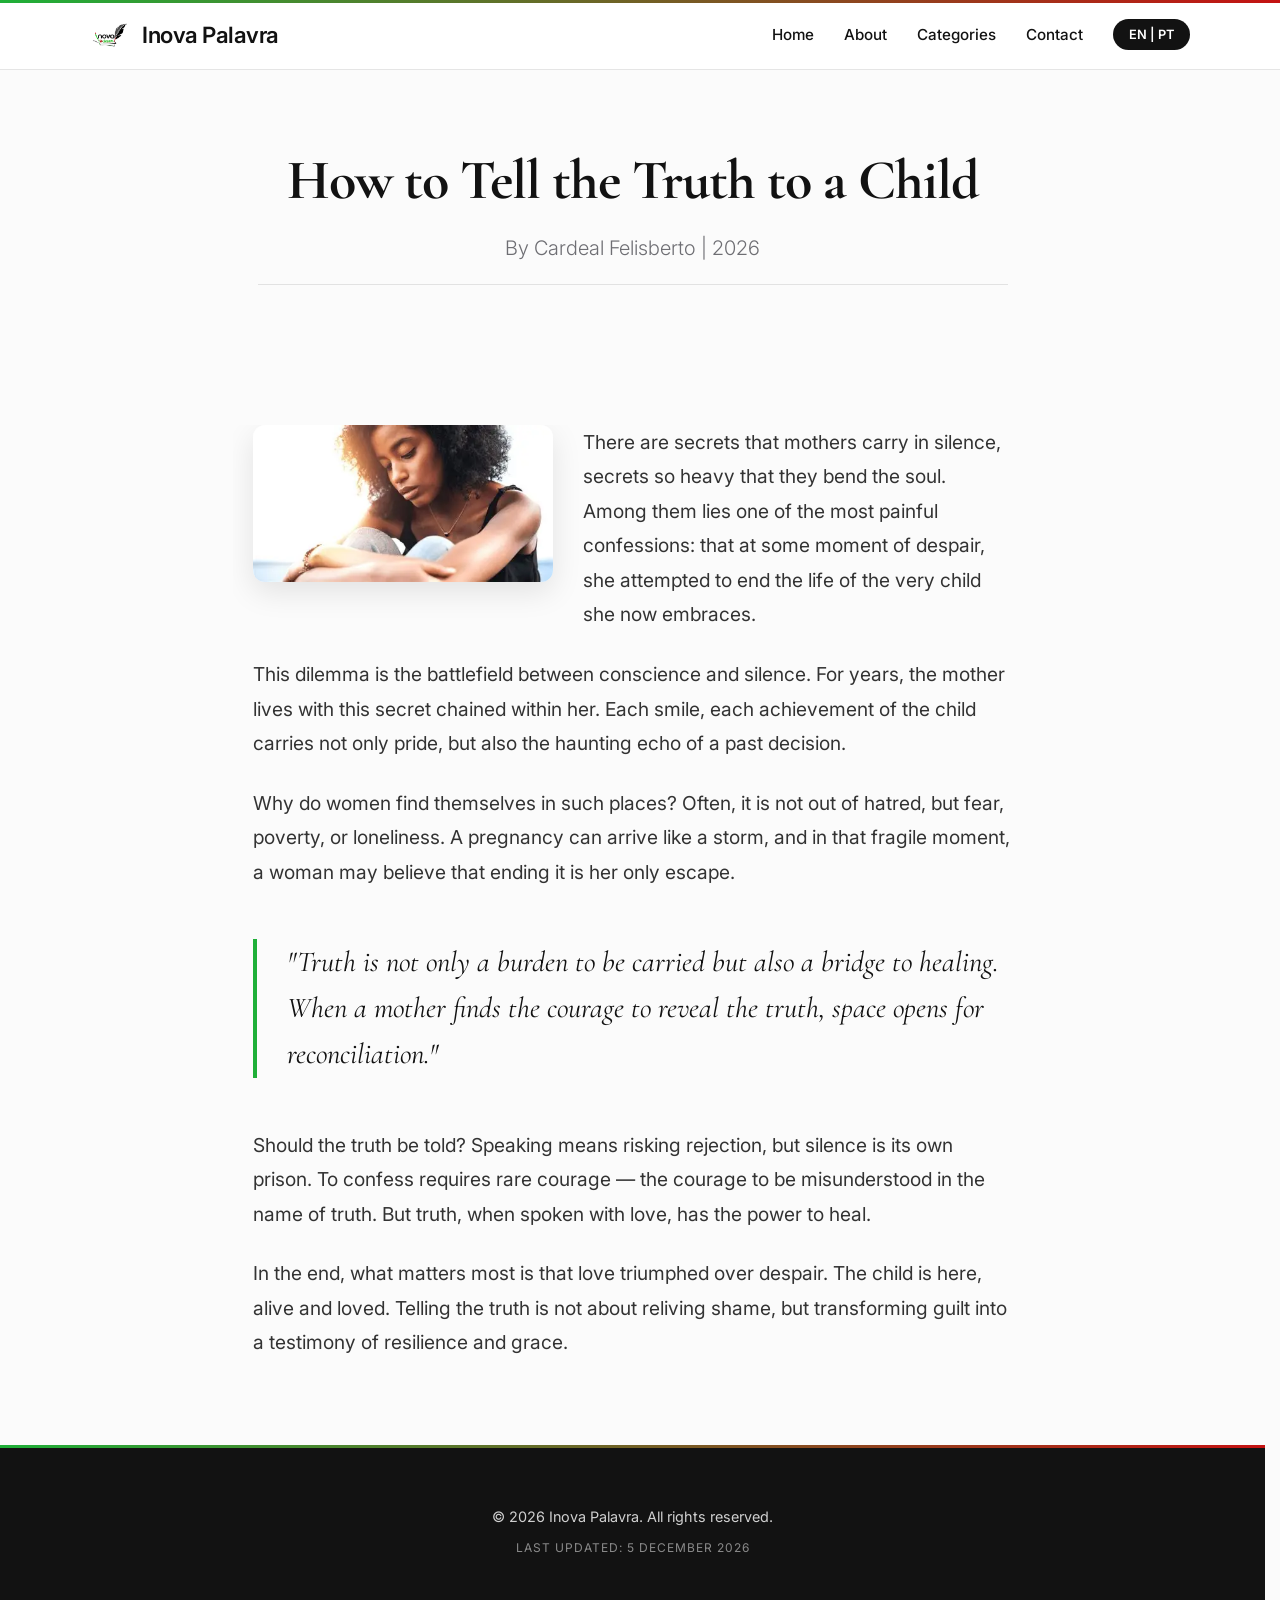
<file: inova_palavra/articles/truth-to-a-child.html>
<!--
  ============================================================
  Hello, World! 👋
  My name is Cardeal Felisberto — frontend developer from
  Maputo, Mozambique 🇲🇿, studying Web & Computer Programming
  at BYU.

  This is truth-to-a-child.html — an article page for
  "How to Tell the Truth to a Child" on Inova Palavra.

  This is the most personal of the four chronicles — it
  explores the moral dilemma of a mother carrying a painful
  secret, and whether truth and love can coexist.

  NOTE: This article uses class="small-image-left" — the image
  floats to the LEFT on desktop (text wraps on its right).
  Compare with justice-without-defense.html which uses
  small-image-right (floats right). Two layout variations
  using the same CSS classes — just mirrored.
  ============================================================
-->

<!DOCTYPE html>
<html lang="en">
<head>
  <meta charset="UTF-8">
  <title>How to Tell the Truth to a Child | Inova Palavra</title>
  <meta name="viewport" content="width=device-width, initial-scale=1.0">
  <link rel="stylesheet" href="../css/base.css">
  <link rel="stylesheet" href="../css/desktop.css">
  <link rel="stylesheet" href="../css/mobile.css">
</head>
<body>

  <header>
    <div class="container header-content">
      <a href="../index.html" class="brand">
        <img src="../images/logo.png" alt="Inova Palavra Logo" class="logo">
        <span class="brand-name">Inova Palavra</span>
      </a>

      <button id="hamburger" class="hamburger" aria-label="Menu">
        <span></span>
        <span></span>
        <span></span>
      </button>

      <nav>
        <button class="nav-close" aria-label="Fechar menu">&times;</button>
        <ul>
          <li><a href="../index.html" data-i18n="nav-home">Home</a></li>
          <li><a href="../about.html" data-i18n="nav-about">About</a></li>
          <li><a href="../categories.html" data-i18n="nav-categories">Categories</a></li>
          <li><a href="../contact.html" data-i18n="nav-contact">Contact</a></li>
          <li><button id="lang-btn" class="lang-btn">EN | PT</button></li>
        </ul>
      </nav>
    </div>
  </header>

  <div id="nav-overlay" class="nav-overlay"></div>


  <main>

    <section class="hero-section" style="padding: 80px 0 40px;">
      <div class="container">
        <h1 data-i18n="art4-title" style="max-width: 800px; margin: 0 auto;">How to Tell the Truth to a Child</h1>
        <p class="meta" style="text-align: center; margin-top: 20px;">
          <span data-i18n="art-author">By Cardeal Felisberto</span> | 2026
        </p>
      </div>
    </section>


    <article class="chronicle container">

      <!-- FLOATED IMAGE — LEFT SIDE (desktop only)
           desktop.css: float:left; width:300px; margin: 0 30px 20px 0
           The image floats left and text flows around its right side.
           mobile.css: float:none; width:100%; — stacked above text.
           This is the mirror version of the right-float used in the
           justice article — alternating float directions adds visual
           variety across article pages. -->
      <img src="../images/truth-to-a-child.webp" alt="Mother and child" class="small-image-left">

      <p data-i18n="art4-p1">There are secrets that mothers carry in silence, secrets so heavy that they bend the soul. Among them lies one of the most painful confessions: that at some moment of despair, she attempted to end the life of the very child she now embraces.</p>

      <p data-i18n="art4-p2">This dilemma is the battlefield between conscience and silence. For years, the mother lives with this secret chained within her. Each smile, each achievement of the child carries not only pride, but also the haunting echo of a past decision.</p>

      <p data-i18n="art4-p3">Why do women find themselves in such places? Often, it is not out of hatred, but fear, poverty, or loneliness. A pregnancy can arrive like a storm, and in that fragile moment, a woman may believe that ending it is her only escape.</p>

      <blockquote data-i18n="art4-quote">
        "Truth is not only a burden to be carried but also a bridge to healing. When a mother finds the courage to reveal the truth, space opens for reconciliation."
      </blockquote>

      <p data-i18n="art4-p4">Should the truth be told? Speaking means risking rejection, but silence is its own prison. To confess requires rare courage—the courage to be misunderstood in the name of truth. But truth, when spoken with love, has the power to heal.</p>

      <p data-i18n="art4-p5">In the end, what matters most is that love triumphed over despair. The child is here, alive and loved. Telling the truth is not about reliving shame, but about transforming guilt into a testimony of resilience and grace.</p>

    </article>
    <!-- .chronicle::after clearfix: ensures the container fully wraps
         around the left-floated image — without it, the footer could
         appear beside the image instead of below the full article -->

  </main>


  <footer>
    <div class="container">
      <p id="copyright-text"></p>
      <p id="last-modified"></p>
    </div>
  </footer>

  <script src="../js/script.js"></script>

</body>
</html>
<!--
  Typed with love by Cardeal Felisberto 🇲🇿
  I love to code.
-->
</file>
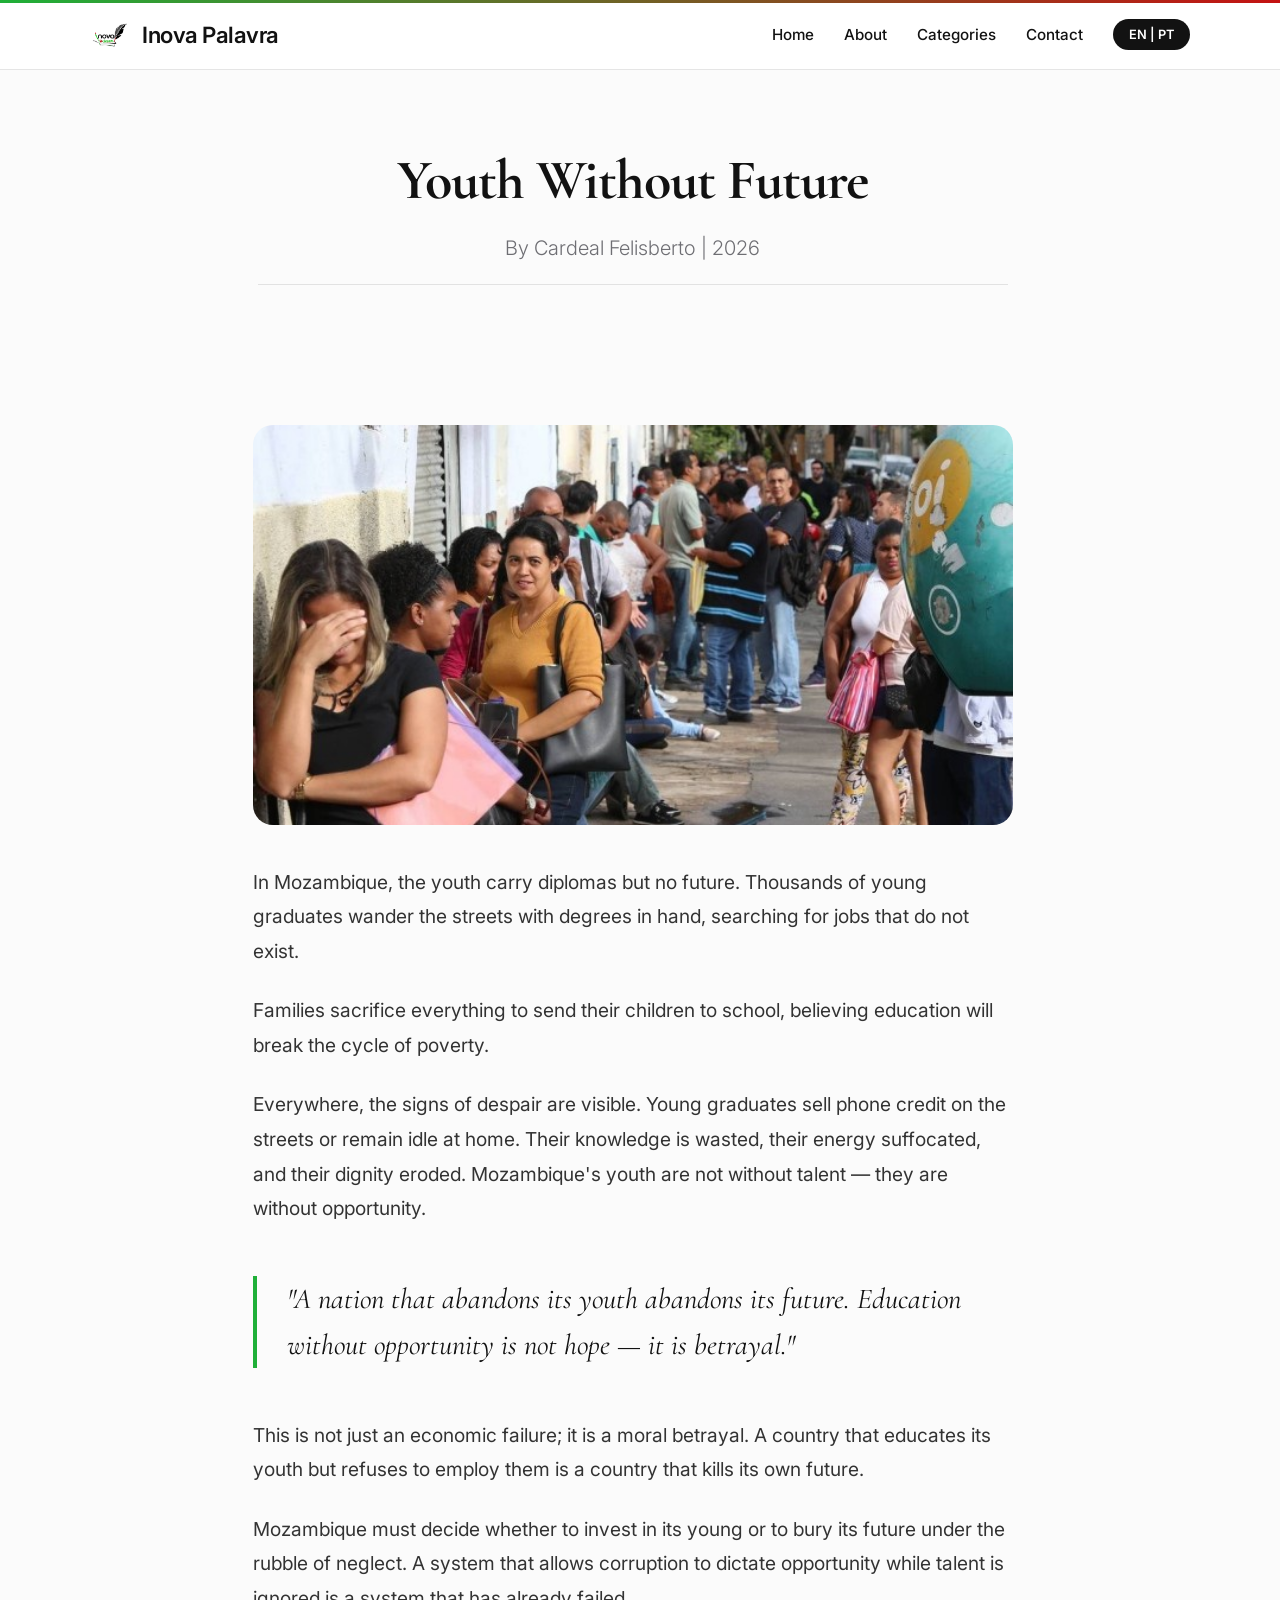
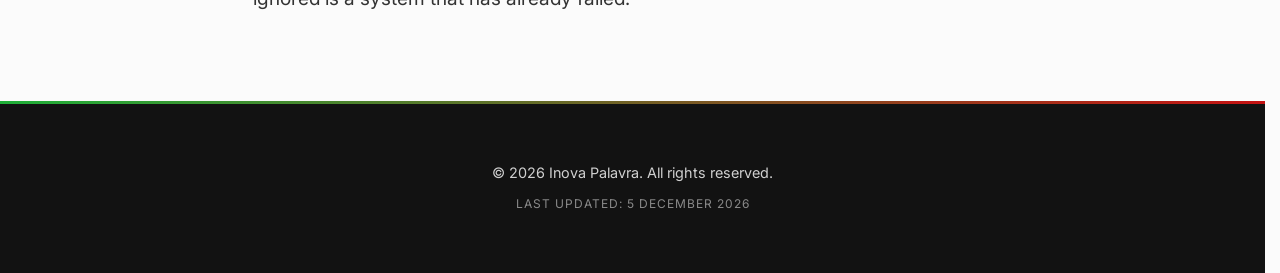
<file: inova_palavra/articles/youth-without-future.html>
<!--
  ============================================================
  Hello, World! 👋
  My name is Cardeal Felisberto — frontend developer from
  Maputo, Mozambique 🇲🇿, studying Web & Computer Programming
  at BYU.

  This is youth-without-future.html — an article page for
  "Youth Without Future" on Inova Palavra.

  This article reflects on how thousands of young Mozambican
  graduates face an employment market that is closed, corrupt,
  and indifferent to their qualifications and potential.

  NOTE: This article uses class="article-top-image" — a full-width
  image that spans the entire reading column at the top.
  It is styled with object-fit:cover to crop without distortion.
  ============================================================
-->

<!DOCTYPE html>
<html lang="en">
<head>
  <meta charset="UTF-8">
  <title>Youth Without Future | Inova Palavra</title>
  <meta name="viewport" content="width=device-width, initial-scale=1.0">
  <link rel="stylesheet" href="../css/base.css">
  <link rel="stylesheet" href="../css/desktop.css">
  <link rel="stylesheet" href="../css/mobile.css">
</head>
<body>

  <header>
    <div class="container header-content">
      <a href="../index.html" class="brand">
        <img src="../images/logo.png" alt="Inova Palavra Logo" class="logo">
        <span class="brand-name">Inova Palavra</span>
      </a>

      <button id="hamburger" class="hamburger" aria-label="Menu">
        <span></span>
        <span></span>
        <span></span>
      </button>

      <nav>
        <button class="nav-close" aria-label="Fechar menu">&times;</button>
        <ul>
          <li><a href="../index.html" data-i18n="nav-home">Home</a></li>
          <li><a href="../about.html" data-i18n="nav-about">About</a></li>
          <li><a href="../categories.html" data-i18n="nav-categories">Categories</a></li>
          <li><a href="../contact.html" data-i18n="nav-contact">Contact</a></li>
          <li><button id="lang-btn" class="lang-btn">EN | PT</button></li>
        </ul>
      </nav>
    </div>
  </header>

  <div id="nav-overlay" class="nav-overlay"></div>


  <main>

    <section class="hero-section" style="padding: 80px 0 40px;">
      <div class="container">
        <h1 data-i18n="art3-title" style="max-width: 850px; margin: 0 auto;">Youth Without Future</h1>
        <p class="meta" style="text-align: center; margin-top: 20px;">
          <span data-i18n="art-author">By Cardeal Felisberto</span> | 2026
        </p>
      </div>
    </section>


    <article class="chronicle container">

      <!-- FULL-WIDTH ARTICLE IMAGE at the top of the content.
           Different from market-of-donations.html which also uses article-top-image.
           Same layout, different image and subject matter.
           <figure> = semantic HTML for images in editorial content.
           object-fit:cover (in CSS) = fills the space by cropping from centre. -->
      <figure class="article-top-image">
        <img src="../images/youth-without-future.jpg" alt="Mozambican youth facing unemployment">
      </figure>

      <p data-i18n="art3-p1">In Mozambique, the youth carry diplomas but no future. From Maputo to Nampula, thousands of young graduates wander the streets with degrees in hand, searching for jobs that do not exist. Their education, once a promise of opportunity, has become a certificate of frustration.</p>

      <p data-i18n="art3-p2">It is a cruel irony: families sacrifice everything to send their children to school, believing education will break the cycle of poverty. Yet, when graduation day arrives, the young face a labor market that is closed, corrupt, and indifferent. Merit is ignored, and connections are rewarded.</p>

      <p data-i18n="art3-p3">Everywhere, the signs of despair are visible. Young graduates sell phone credit on the streets or remain idle at home. Their knowledge is wasted, their energy suffocated, and their dignity eroded. Mozambique's youth are not without talent — they are without opportunity.</p>

      <blockquote data-i18n="art3-quote">
        "A nation that abandons its youth abandons its future. Education without opportunity is not hope — it is betrayal."
      </blockquote>

      <p data-i18n="art3-p4">This is not just an economic failure; it is a moral betrayal. A country that educates its youth but refuses to employ them is a country that kills its own future. The frustration grows into anger, and hopelessness into a dangerous silence.</p>

      <p data-i18n="art3-p5">Mozambique must decide whether to invest in its young or to bury its future under the rubble of neglect. A system that allows corruption to dictate opportunity while talent is ignored is a system that has already failed.</p>

    </article>

  </main>


  <footer>
    <div class="container">
      <p id="copyright-text"></p>
      <p id="last-modified"></p>
    </div>
  </footer>

  <script src="../js/script.js"></script>

</body>
</html>
<!--
  Typed with love by Cardeal Felisberto 🇲🇿
  I love to code.
-->
</file>
<file: inova_palavra/css/base.css>
/* ============================================================
   Hello, World! 👋
   My name is Cardeal Felisberto — frontend developer from
   Maputo, Mozambique 🇲🇿, studying Web & Computer Programming
   at BYU.

   This is base.css — the foundation of Inova Palavra.
   It contains global variables, CSS reset, and all shared
   styles used across every single page of the platform.
   Think of this file as the DNA of the entire design system.

   Every decision here was made with attention and purpose.
   ============================================================ */


/* ============================================================
   SECTION 1 — GOOGLE FONTS IMPORT
   ============================================================
   WHY: Custom fonts make the design feel intentional and
   unique. Browser default fonts look generic and unprofessional.

   HOW: @import loads fonts from Google's servers before any
   CSS is applied. We import two font families:

   - Cormorant Garamond: An elegant serif font used for titles
     and headings. It gives the platform a literary, editorial
     feel — perfect for a writing platform.

   - Inter: A clean, modern sans-serif used for body text,
     navigation, and UI elements. Highly readable at small sizes.

   'display=swap' means: show a system font while the custom
   font loads, then swap it in. Prevents invisible text.
   ============================================================ */
@import url('https://fonts.googleapis.com/css2?family=Cormorant+Garamond:ital,wght@0,600;0,700;1,700&family=Inter:wght@300;400;600&display=swap');


/* ============================================================
   SECTION 2 — CSS CUSTOM PROPERTIES (DESIGN TOKENS)
   ============================================================
   WHY: Variables let us define a value ONCE and reuse it
   everywhere. Change --color-primary in one place and it
   updates across the entire website automatically.

   HOW: :root is the highest-level element in CSS — variables
   defined here are available to every element on the page.
   Access them with var(--variable-name).
   ============================================================ */
:root {
  --color-primary:   #1FAF38;            /* Mozambique flag green — main accent colour */
  --color-secondary: #C41212;            /* Deep red — used for highlights and links */
  --color-dark:      #121212;            /* Near-black — main text colour */
  --color-light:     #fbfbfb;            /* Off-white — page background */
  --color-gray:      #6e6e73;            /* Medium gray — secondary/meta text */
  --color-border:    rgba(0, 0, 0, 0.1); /* Subtle transparent border for dividers */

  --font-main:  'Inter', sans-serif;           /* Body text and UI elements */
  --font-title: 'Cormorant Garamond', serif;   /* Headings, titles, blockquotes */

  /* Reused across all hover/transition effects.
     cubic-bezier(0.4, 0, 0.2, 1) = Google Material Design easing:
     smooth acceleration at start, deceleration at end */
  --transition: all 0.4s cubic-bezier(0.4, 0, 0.2, 1);

  /* Defined once here, used in both the header height AND
     body padding-top — keeps them always in sync */
  --header-height: 70px;
}


/* ============================================================
   SECTION 3 — CSS RESET
   ============================================================
   WHY: Every browser has its own default styles (margins,
   paddings, font sizes). These are inconsistent across Chrome,
   Firefox, Safari. A reset removes all defaults so we start
   from a clean, predictable baseline on every browser.

   * targets EVERY element. ::before and ::after target the
   CSS pseudo-elements we use for decorative effects.
   ============================================================ */
*, *::before, *::after {
  margin: 0;                            /* Remove all browser default margins */
  padding: 0;                           /* Remove all browser default paddings */
  box-sizing: border-box;               /* Include padding/border in element's total width */
                                        /* Without this, padding ADDS to width → layout bugs */
  -webkit-font-smoothing: antialiased;  /* Sharper font rendering on Mac/iOS */
}


/* ============================================================
   SECTION 4 — HTML AND BODY
   ============================================================ */
html {
  scroll-behavior: smooth;  /* Smooth animation when clicking anchor links (#section) */
  overflow-x: hidden;       /* Prevent horizontal scrollbar from overflowing elements */
  scrollbar-gutter: stable; /* Reserve scrollbar space so layout doesn't jump between pages */
}

body {
  font-family: var(--font-main);         /* Inter as default font for all page text */
  background-color: var(--color-light);  /* Off-white background — easier on the eyes than pure white */
  color: var(--color-dark);              /* Near-black default text colour */
  line-height: 1.6;                      /* Comfortable line spacing for reading */
  transition: opacity 0.3s ease;         /* Enables the language fade effect in script.js */
  padding-top: var(--header-height);     /* Push content DOWN by 70px to avoid being hidden */
                                         /* behind the fixed header (which floats above the page) */
}


/* ============================================================
   SECTION 5 — IMAGES
   ============================================================ */
img {
  max-width: 100%; /* Images never overflow their container — key for responsive design */
  display: block;  /* Removes the invisible 4px gap below inline images */
                   /* (inline images sit on a text baseline, creating a small gap) */
}


/* ============================================================
   SECTION 6 — CONTAINER
   ============================================================
   WHY: Limits content width for comfortable reading and
   centres everything horizontally on large screens.

   90% width = 5% breathing room on each side on mobile.
   max-width 1100px = content won't stretch too wide on
   large monitors. margin 0 auto = centred.
   ============================================================ */
.container {
  width: 90%;
  max-width: 1100px;
  margin: 0 auto;
}


/* ============================================================
   SECTION 7 — HEADER
   ============================================================
   WHY: A fixed header stays visible during scroll, giving
   users constant access to navigation — standard UX pattern
   for content-heavy websites.

   position:fixed removes the header from document flow and
   pins it to the viewport. z-index:100 ensures it floats
   above all other page content.
   ============================================================ */
header {
  background: rgba(255, 255, 255, 0.95); /* 95% opaque — slightly see-through */
  backdrop-filter: blur(20px);           /* Frosted glass effect — blurs content behind header */
  -webkit-backdrop-filter: blur(20px);   /* Same for Safari (needs -webkit- prefix) */
  position: fixed;    /* Pinned to viewport — stays visible during scroll */
  top: 0;
  left: 0;
  right: 0;
  z-index: 100;       /* Above regular page content */
  border-bottom: 1px solid var(--color-border);
  padding: 15px 0;
  height: var(--header-height); /* Matches the body padding-top value */
}

/* Thin decorative gradient stripe at the top of the header */
/* Green → Red, matching the Mozambique flag colours */
header::before {
  content: '';        /* Required for pseudo-elements — even if empty */
  display: block;
  height: 3px;
  background: linear-gradient(90deg, var(--color-primary), var(--color-secondary));
  position: absolute;
  top: 0;
  left: 0;
  right: 0;
}

.header-content {
  display: flex;
  justify-content: space-between; /* Logo pushed left, nav pushed right */
  align-items: center;            /* Vertically centred */
  height: 100%;
}


/* ============================================================
   SECTION 8 — BRAND / LOGO
   ============================================================ */
.brand {
  display: flex;
  align-items: center;
  gap: 12px;            /* Space between logo image and brand name text */
  text-decoration: none;
  flex-shrink: 0;       /* Prevents the brand from shrinking when space is tight */
}

.logo {
  height: 40px;
  width: auto; /* Maintain aspect ratio — width adjusts automatically */
}

.brand-name {
  font-size: 1.4rem;
  font-weight: 600;
  letter-spacing: -0.5px; /* Tight kerning — refined, modern look */
  color: var(--color-dark);
}


/* ============================================================
   SECTION 9 — LANGUAGE BUTTON
   ============================================================
   WHY: Switches all page text between English and Portuguese.
   Styled as a pill-shaped button that stands out from the header.
   z-index:1 ensures it is always clickable inside complex layouts.
   ============================================================ */
.lang-btn {
  background: var(--color-dark);
  color: white;
  border: none;
  padding: 8px 16px;
  border-radius: 20px;    /* Pill shape */
  cursor: pointer;        /* Hand cursor — signals the element is clickable */
  font-size: 0.8rem;
  font-weight: 600;
  font-family: var(--font-main); /* Buttons don't inherit font — must be set explicitly */
  transition: var(--transition);
  position: relative;
  z-index: 1;             /* Always on top and clickable */
}

.lang-btn:hover {
  background: var(--color-primary);
  transform: translateY(-2px); /* Subtle lift — interactive feedback */
}


/* ============================================================
   SECTION 10 — MOBILE MENU OVERLAY
   ============================================================
   WHY: When the mobile nav opens, the dark overlay covers the
   page behind the menu panel. It focuses attention and lets
   users close the menu by tapping outside.

   z-index:99 keeps it BELOW the nav panel (z-index:200)
   so nav links are never blocked by the overlay.

   'inset: 0' is shorthand for top/right/bottom/left all = 0
   — makes the overlay cover the entire screen.
   ============================================================ */
.nav-overlay {
  display: none;                   /* Hidden by default */
  position: fixed;                 /* Covers viewport regardless of scroll position */
  inset: 0;                        /* Fills the entire screen */
  background: rgba(0, 0, 0, 0.5); /* 50% transparent black */
  z-index: 99;                     /* Below nav (200), above page content */
}

.nav-overlay.open {
  display: block; /* JavaScript adds class 'open' to show the overlay */
}


/* ============================================================
   SECTION 11 — HERO SECTION
   ============================================================ */
.hero-section {
  padding: 100px 0 60px; /* Large top padding to clear the fixed header */
  text-align: center;
}

.hero-section h1 {
  font-family: var(--font-title); /* Cormorant Garamond — literary, editorial impact */
  font-size: 3.5rem;
  line-height: 1.1;               /* Tight line spacing for large headings */
  margin-bottom: 25px;
  letter-spacing: -1px;           /* Tighter kerning — modern magazine style */
}

.hero-section p {
  font-size: 1.25rem;
  color: var(--color-gray);
  max-width: 750px;               /* Limits line length — easier to read */
  margin: 0 auto 40px;
  font-weight: 300;               /* Light weight contrasts with the bold heading */
}


/* ============================================================
   SECTION 12 — BUTTONS
   ============================================================ */
.btn {
  display: inline-block;  /* Allows padding on an anchor/link element */
  background: var(--color-primary);
  color: white;
  padding: 16px 35px;
  text-decoration: none;
  border-radius: 30px;
  font-weight: 600;
  font-size: 1rem;
  transition: var(--transition);
  box-shadow: 0 10px 20px rgba(31, 175, 56, 0.2); /* Green glow matching button colour */
  border: none;
  cursor: pointer;
  font-family: var(--font-main);
}

.btn:hover {
  background: #168a2c;
  transform: scale(1.05);                          /* Slight grow on hover — tactile feel */
  box-shadow: 0 15px 30px rgba(31, 175, 56, 0.3); /* Stronger glow */
}

/* Modifier: full-width button (used in contact form) */
.btn-full {
  width: 100%;
  text-align: center;
  display: block;
}

/* Subtle text-only link — used for "Read More" on cards */
.btn-small {
  text-decoration: none;
  color: var(--color-secondary); /* Red — draws attention */
  font-weight: 600;
  font-size: 0.9rem;
  transition: var(--transition);
}

.btn-small:hover {
  letter-spacing: 1px; /* Text spreads on hover — subtle animated effect */
}


/* ============================================================
   SECTION 13 — ARTICLE CARDS GRID
   ============================================================
   WHY: Cards present multiple articles in a scannable layout.
   The hover animation (lift + coloured top stripe) invites
   users to interact and explore.

   CSS Grid with auto-fit + minmax creates a responsive layout
   automatically: 1 column on mobile, 2-3 on larger screens.
   ============================================================ */
.chronicles {
  padding: 80px 0;
  background: #ffffff;
}

.chronicles h2 {
  font-family: var(--font-title);
  font-size: 2.5rem;
  margin-bottom: 50px;
  text-align: center;
}

.cards {
  display: grid;
  grid-template-columns: repeat(auto-fit, minmax(280px, 1fr));
  /* auto-fit: create as many columns as fit in the available space */
  /* minmax(280px, 1fr): each column is at least 280px, grows equally */
  gap: 30px;
}

.card {
  background: var(--color-light);
  padding: 40px;
  border-radius: 20px;
  border: 1px solid rgba(0, 0, 0, 0.03);
  transition: var(--transition);
  position: relative; /* Required so ::after stripe positions inside the card */
  overflow: hidden;   /* Clips ::after so it doesn't leak outside the card */
}

/* Animated top stripe — hidden (width:0) until hover */
.card::after {
  content: '';
  position: absolute;
  top: 0;
  left: 0;
  width: 0;           /* Invisible by default — animates to 100% on hover */
  height: 3px;
  background: linear-gradient(90deg, var(--color-primary), var(--color-secondary));
  border-radius: 20px 20px 0 0;
  transition: width 0.4s cubic-bezier(0.4, 0, 0.2, 1);
}

.card:hover {
  transform: translateY(-10px);                    /* Lift effect */
  background: #fff;
  box-shadow: 0 20px 40px rgba(0, 0, 0, 0.06);    /* Depth shadow */
  border-color: rgba(31, 175, 56, 0.25);
}

.card:hover::after {
  width: 100%; /* Stripe slides in from left to right */
}

.card h3 {
  font-family: var(--font-title);
  font-size: 1.6rem;
  margin-bottom: 15px;
}

.card p {
  color: var(--color-gray);
  font-size: 1rem;
  margin-bottom: 25px;
}


/* ============================================================
   SECTION 14 — FOOTER
   ============================================================ */
footer {
  background: var(--color-dark);
  color: white;
  padding: 60px 0;
  text-align: center;
  position: relative;
}

/* Same gradient stripe as the header — visual bookending */
footer::before {
  content: '';
  display: block;
  height: 3px;
  background: linear-gradient(90deg, var(--color-primary), var(--color-secondary));
  position: absolute;
  top: 0;
  left: 0;
  right: 0;
}

footer p {
  opacity: 0.8;
  font-size: 0.9rem;
}

#last-modified {
  margin-top: 10px;
  font-size: 0.75rem;
  opacity: 0.5;
  text-transform: uppercase; /* All caps — reads as secondary metadata */
  letter-spacing: 1px;
}


/* ============================================================
   SECTION 15 — CONTACT FORM INPUTS
   ============================================================ */
input, textarea {
  width: 100%;
  padding: 15px;
  margin-top: 5px;
  border: 1px solid #ddd;
  border-radius: 12px;
  font-family: var(--font-main); /* Form elements don't inherit fonts — must set explicitly */
  background: #fff;
  transition: border-color 0.3s;
  font-size: 1rem;
}

input:focus, textarea:focus {
  outline: none;                      /* Remove browser's default blue outline ring */
  border-color: var(--color-primary); /* Replace with our brand green border */
}


/* ============================================================
   SECTION 16 — ARTICLE / CHRONICLE READING LAYOUT
   ============================================================
   WHY: Long-form reading needs a narrower column (max 800px),
   larger font, and generous line spacing for comfort.
   ============================================================ */
.chronicle {
  max-width: 800px;  /* Roughly 70 characters per line — optimal for reading */
  margin: 60px auto;
  padding: 0 20px;
  display: block;
  overflow: hidden;  /* Contains floated images so they don't escape the container */
  clear: both;
}

.chronicle h1 {
  font-family: var(--font-title);
  font-size: 3rem;
  margin-bottom: 10px;
  line-height: 1.2;
}

.meta {
  color: var(--color-gray);
  font-size: 0.9rem;
  margin-bottom: 40px;
  border-bottom: 1px solid var(--color-border); /* Separator under author/date info */
  padding-bottom: 20px;
}

.chronicle p {
  font-size: 1.2rem;   /* Larger than normal — optimised for long reading sessions */
  margin-bottom: 25px;
  line-height: 1.8;    /* Very generous — reduces eye strain on long text */
  color: #333;
}

.article-top-image img {
  width: 100%;
  height: 400px;
  object-fit: cover;   /* Crops the image to fill — no distortion */
  border-radius: 20px;
  margin-bottom: 40px;
}

/* Pull quote styling — highlights a key line from the article */
blockquote {
  font-family: var(--font-title);
  font-size: 1.8rem;
  font-style: italic;
  border-left: 4px solid var(--color-primary); /* Green left bar — visual anchor */
  padding-left: 30px;
  margin: 50px 0;
  color: var(--color-dark);
}

/* Clearfix — makes the chronicle container expand to wrap around floated images */
/* Floated elements leave the document flow, so the parent would collapse without this */
.chronicle::after {
  content: "";
  display: table;
  clear: both; /* Forces parent to stretch past all floated children */
}


/* ============================================================
   SECTION 17 — CATEGORIES PAGE
   ============================================================ */
.categories-container {
  padding: 60px 0 80px;
}

.category-label {
  font-size: 0.75rem;
  font-weight: 600;
  letter-spacing: 0.14em;    /* Wide spacing — standard for uppercase labels */
  text-transform: uppercase;
  color: var(--color-primary);
  margin-bottom: 24px;
}

.category-cards {
  display: grid;
  grid-template-columns: repeat(auto-fit, minmax(280px, 1fr));
  gap: 30px;
  margin-bottom: 60px; /* Space between each category group */
}

/* Animated underline on article title links */
.category-cards .card h3 a {
  text-decoration: none;
  color: var(--color-dark);
  position: relative; /* Needed for ::after underline positioning */
  display: inline;
  transition: color var(--transition);
}

.category-cards .card h3 a::after {
  content: '';
  position: absolute;
  bottom: -2px;
  left: 0;
  width: 0;      /* Starts invisible */
  height: 1.5px;
  background: var(--color-primary);
  transition: width 0.35s cubic-bezier(0.4, 0, 0.2, 1);
}

.category-cards .card h3 a:hover { color: var(--color-primary); }
.category-cards .card h3 a:hover::after { width: 100%; } /* Underline slides in */


/* ============================================================
   SECTION 18 — ABOUT PAGE
   ============================================================ */
.about-main { padding: 60px 0 80px; }

.content-wrapper {
  max-width: 740px;
  margin: 0 auto;
}

.content-wrapper h2 {
  font-family: var(--font-title);
  font-size: 2rem;
  font-weight: 600;
  color: var(--color-dark);
  margin-top: 50px;
  margin-bottom: 16px;
  padding-left: 16px;
  border-left: 3px solid var(--color-primary); /* Green vertical accent line */
}

.content-wrapper h2:first-child { margin-top: 0; }

.content-wrapper p {
  font-size: 1.1rem;
  line-height: 1.85;
  color: #3a3a3a;
}

/* Three-column values grid — Clarity / Justice / Courage */
.values-grid {
  display: grid;
  grid-template-columns: repeat(3, 1fr); /* Always 3 equal columns */
  gap: 1px;                              /* Thin gap = visible grid lines */
  background: var(--color-border);       /* The gap background becomes the border colour */
  border: 1px solid var(--color-border);
  border-radius: 16px;
  overflow: hidden; /* Clips cards to rounded corners */
  margin-top: 50px;
}

.values-grid .card {
  background: #f5f5f7;
  padding: 32px 28px;
  text-align: center;
  border-radius: 0; /* Container handles rounding */
  border: none;
}

.values-grid .card::after { display: none; }  /* No animated stripe on values */

.values-grid .card:hover {                     /* Subtle hover — not interactive */
  background: #fff;
  transform: none;
  box-shadow: none;
  border-color: transparent;
}

.values-grid .card h4 {
  font-family: var(--font-title);
  font-size: 1.4rem;
  font-weight: 600;
  margin-bottom: 10px;
  color: var(--color-dark);
}

.values-grid .card p {
  font-size: 0.9rem;
  color: var(--color-gray);
  margin-bottom: 0;
}


/* ============================================================
   SECTION 19 — CONTACT PAGE
   ============================================================ */
.contact-container { padding: 60px 0 80px; }

.contact-card {
  max-width: 600px;
  margin: 0 auto;
  background: #fff;
  border: 1px solid var(--color-border);
  border-radius: 20px;
  padding: 56px 64px; /* Generous padding — open, breathable feel */
}

.form-group { margin-bottom: 28px; }

.form-group label {
  display: block;
  font-size: 0.75rem;
  font-weight: 600;
  letter-spacing: 0.1em;
  text-transform: uppercase;
  color: var(--color-gray);
  margin-bottom: 8px;
}


/* ============================================================

   Typed with love by Cardeal Felisberto 🇲🇿
   I love to code.

   ============================================================ */
</file>
<file: inova_palavra/css/desktop.css>
/* ============================================================
   Hello, World! 👋
   My name is Cardeal Felisberto — frontend developer from
   Maputo, Mozambique 🇲🇿, studying Web & Computer Programming
   at BYU.

   This is desktop.css — styles that apply ONLY on screens
   wider than 768px (tablets, laptops, desktop monitors).

   WHY A SEPARATE FILE: We split CSS into three files:
   base.css (shared), desktop.css (large screens),
   mobile.css (small screens). This keeps each file focused,
   easier to read, and easier to maintain.

   HOW: Everything in this file lives inside a @media query.
   The browser reads it only when the screen is >= 769px wide.
   ============================================================ */


/* ============================================================
   SECTION 1 — MEDIA QUERY WRAPPER
   ============================================================
   @media (min-width: 769px) means:
   "Apply these styles ONLY if the screen is at least 769px wide."

   This is called a breakpoint. Below 769px, mobile.css takes over.
   ============================================================ */
@media (min-width: 769px) {

  /* ============================================================
     HAMBURGER BUTTON — Hidden on desktop
     ============================================================
     WHY: On desktop, the nav links are visible directly in the
     header. There is no need for a hamburger toggle button.

     !important overrides any other rule that might show it.
     We use it here because mobile.css uses display:flex to
     show the hamburger — !important ensures desktop always wins.
     ============================================================ */
  .hamburger {
    display: none !important;
  }


  /* ============================================================
     NAV — Standard horizontal navigation on desktop
     ============================================================
     WHY: On mobile, nav is a fixed panel that slides in from
     the right (position:fixed, right:-100%). On desktop, we
     reset all of those mobile-specific styles and make the
     nav behave as a normal inline element in the header.

     HOW:
     - position:static puts it back in the normal document flow
     - width/height:auto lets it shrink to fit its content
     - background:none removes the white mobile panel background
     - overflow:visible allows dropdown menus in future
     ============================================================ */
  nav {
    position: static;    /* Back in normal flow — not fixed/absolute */
    width: auto;         /* Shrinks to fit content */
    height: auto;
    background: none;    /* No white background panel on desktop */
    padding: 0;
    box-shadow: none;    /* No shadow on desktop nav */
    overflow: visible;   /* Allows future dropdown menus to appear */
  }

  /* Horizontal list — links side by side instead of stacked */
  nav ul {
    display: flex;
    list-style: none;
    gap: 30px;           /* Space between each nav link */
    align-items: center;
    flex-direction: row; /* Horizontal layout (mobile uses column) */
  }

  nav ul li {
    border-bottom: none; /* Remove the divider lines used in mobile menu */
    width: auto;         /* Let each item size to its content */
  }

  nav ul li:last-child {
    padding-top: 0;      /* Remove extra top padding used only on mobile */
  }

  /* Desktop nav link styles */
  nav a {
    text-decoration: none;
    color: var(--color-dark);
    font-size: 0.95rem;
    font-weight: 500;
    transition: var(--transition);
    position: relative;  /* Required for the ::after animated underline */
    display: inline;
    padding: 0;
  }

  /* Animated underline — slides in from left on hover/active */
  /* Starts at width:0 (invisible) and transitions to width:100% */
  nav a::after {
    content: '';
    position: absolute;
    bottom: -4px;  /* 4px below the link text */
    left: 0;
    width: 0;      /* Hidden by default */
    height: 1.5px;
    background: var(--color-primary); /* Green underline */
    transition: width 0.35s cubic-bezier(0.4, 0, 0.2, 1);
  }

  nav a:hover,
  nav a.active {          /* .active marks the current page link */
    color: var(--color-primary);
  }

  nav a:hover::after,
  nav a.active::after {
    width: 100%; /* Underline slides in */
  }


  /* ============================================================
     CLOSE BUTTON — Hidden on desktop
     ============================================================
     WHY: The × close button only makes sense inside the mobile
     slide-in menu. On desktop the menu is always visible and
     there is nothing to close.
     ============================================================ */
  .nav-close {
    display: none !important;
  }


  /* ============================================================
     OVERLAY — Never visible on desktop
     ============================================================
     WHY: The dark overlay only appears behind the mobile slide-in
     menu. On desktop, the nav is always open in the header —
     there is no overlay needed.
     ============================================================ */
  .nav-overlay {
    display: none !important;
  }


  /* ============================================================
     ARTICLE IMAGES — Float layout on desktop
     ============================================================
     WHY: On desktop, articles can have images that float to the
     left or right, with text wrapping around them. This creates
     a magazine-style layout and makes better use of the wide
     screen space.

     On mobile (mobile.css), these images are reset to full-width
     and stacked above the text — float layouts don't work well
     on narrow screens.

     float:left means the image goes to the left and text wraps
     on its right side. float:right is the opposite.
     margin creates space between the image and the wrapping text.
     ============================================================ */
  .small-image-left {
    float: left;
    width: 300px;
    margin: 0 30px 20px 0; /* Space to the right and below the image */
    border-radius: 12px;
    box-shadow: 0 10px 30px rgba(0, 0, 0, 0.1);
  }

  .small-image-right {
    float: right;
    width: 300px;
    margin: 0 0 20px 30px; /* Space to the left and below the image */
    border-radius: 12px;
    box-shadow: 0 10px 30px rgba(0, 0, 0, 0.1);
  }

} /* End of @media (min-width: 769px) */


/* ============================================================

   Typed with love by Cardeal Felisberto 🇲🇿
   I love to code.

   ============================================================ */
</file>
<file: inova_palavra/css/mobile.css>
/* ============================================================
   Hello, World! 👋
   My name is Cardeal Felisberto — frontend developer from
   Maputo, Mozambique 🇲🇿, studying Web & Computer Programming
   at BYU.

   This is mobile.css — styles that apply ONLY on screens
   768px wide or narrower (smartphones and small tablets).

   This file handles the mobile hamburger menu, the slide-in
   navigation panel, single-column card layouts, and all the
   adjustments that make the site feel natural on a small screen.

   Every detail here was crafted with care and tested on a
   real device from Maputo, Mozambique.
   ============================================================ */


/* ============================================================
   SECTION 1 — MEDIA QUERY WRAPPER
   ============================================================
   @media (max-width: 768px) means:
   "Apply these styles ONLY if the screen is 768px wide or less."

   This is the mobile breakpoint. Above 768px, desktop.css rules.
   ============================================================ */
@media (max-width: 768px) {

  /* ============================================================
     HAMBURGER BUTTON — Visible on mobile
     ============================================================
     WHY: On small screens, there is no room to show all nav
     links side by side. The hamburger button (☰) is the
     standard mobile pattern — one tap shows/hides the menu.

     HOW: display:flex makes it a flex container so the three
     span lines stack vertically with equal gaps.

     ACCESSIBILITY:
     - min-width/min-height: 44px follows Apple and Google's
       minimum touch target size guidelines. Fingers are not
       precise like mouse cursors — targets must be large enough
       to tap comfortably without accidentally hitting neighbours.
     ============================================================ */
  .hamburger {
    display: flex;
    flex-direction: column;  /* Stack the three lines vertically */
    justify-content: center;
    gap: 5px;                /* Space between the three lines */
    width: 40px;
    height: 40px;
    background: none;
    border: none;
    cursor: pointer;
    padding: 6px;
    z-index: 300;            /* Always on top — above the nav panel and overlay */
    flex-shrink: 0;          /* Prevent shrinking when header space is tight */
    min-width: 44px;         /* Minimum touch target — Apple/Google accessibility guideline */
    min-height: 44px;
  }

  /* Each of the three horizontal lines of the hamburger icon */
  .hamburger span {
    display: block;
    width: 22px;
    height: 2px;
    background: var(--color-dark);
    border-radius: 2px;
    transition: var(--transition);
    transform-origin: center; /* Animation rotates from the centre of each line */
  }

  /* When the menu is open, hide the hamburger icon */
  /* WHY: The × close button inside the nav takes over closing duty.
     Having both visible at once would be confusing and cluttered. */
  .hamburger.open {
    opacity: 0;
    pointer-events: none; /* Prevents accidental clicks while invisible */
  }


  /* ============================================================
     HEADER — Single row layout on mobile
     ============================================================
     WHY: On desktop, the header uses space-between which
     already creates a left/right split. On mobile we reinforce
     this to make sure the logo and hamburger stay on one row.
     ============================================================ */
  .header-content {
    flex-direction: row;
    justify-content: space-between;
    align-items: center;
  }


  /* ============================================================
     MOBILE NAV PANEL — Slide in from the right
     ============================================================
     WHY: On mobile there is not enough horizontal space to show
     all nav links. A slide-in panel (also called a "drawer")
     is the standard pattern — it appears on demand and covers
     part of the screen.

     HOW:
     - position:fixed makes the panel float above all content
     - right:-100% positions it completely off-screen to the right
     - When JavaScript adds class 'open', right changes to 0
     - The CSS transition animates this change smoothly

     z-index:200 puts it above the overlay (z-index:99) so the
     links are never blocked by the dark background layer.

     overflow-y:auto allows scrolling inside the nav if there
     are many links. overflow-x:hidden prevents any horizontal
     overflow inside the panel.
     ============================================================ */
  nav {
    position: fixed;
    top: 0;
    right: -100%;            /* Hidden off-screen to the right by default */
    width: 80%;              /* Takes 80% of the screen width when open */
    max-width: 300px;        /* Never wider than 300px on larger mobile screens */
    height: 100vh;           /* Full viewport height — top to bottom */
    background: #fff;
    z-index: 200;            /* Above overlay (99), above hamburger (300 when closed) */
    padding: 80px 32px 60px; /* Top padding creates space below the × close button */
    transition: right 0.35s cubic-bezier(0.4, 0, 0.2, 1); /* Smooth slide animation */
    box-shadow: -4px 0 24px rgba(0, 0, 0, 0.12); /* Shadow on the left edge of the panel */
    overflow-y: auto;        /* Scroll if nav content is taller than the screen */
    overflow-x: hidden;
  }

  /* When JavaScript adds 'open' class, the panel slides into view */
  nav.open {
    right: 0; /* Slides from right:-100% to right:0 — animated by the transition */
  }

  /* Vertical stacked list — links appear one below the other */
  nav ul {
    display: flex;
    flex-direction: column; /* Stack vertically (desktop uses row) */
    list-style: none;
    align-items: flex-start;
    gap: 0;
  }

  /* Each list item fills the full nav width with a divider line */
  nav ul li {
    width: 100%;
    border-bottom: 1px solid var(--color-border); /* Subtle separator between links */
  }

  /* Last item (language button) — no divider, extra spacing above */
  nav ul li:last-child {
    border-bottom: none;
    padding-top: 24px;
  }

  /* Mobile nav link styles — large touch targets */
  nav a {
    display: flex;           /* Flex to enable align-items for vertical centering */
    align-items: center;
    padding: 16px 0;
    font-size: 1.1rem;
    font-weight: 500;
    color: var(--color-dark);
    text-decoration: none;
    min-height: 52px;        /* Large touch target — 44px minimum, 52px is comfortable */
  }

  nav a:hover,
  nav a.active {
    color: var(--color-primary);
  }

  /* Remove the animated underline — not needed on mobile tap targets */
  nav a::after {
    display: none;
  }

  /* Language button fills the full nav width on mobile */
  .lang-btn {
    width: 100%;
    padding: 14px;
    border-radius: 20px;
    text-align: center;
    font-size: 0.9rem;
  }


  /* ============================================================
     CLOSE BUTTON (×) — Inside the nav panel
     ============================================================
     WHY: When the hamburger disappears (opacity:0), the user
     needs a way to close the menu. The × button sits inside
     the nav panel at the top-right corner.

     HOW: position:absolute positions it relative to the nav
     panel (which has position:fixed). The large min-width/height
     ensures a comfortable touch target.
     ============================================================ */
  .nav-close {
    display: flex !important; /* Override any desktop display:none */
    align-items: center;
    justify-content: center;
    position: absolute;  /* Positioned relative to the nav panel */
    top: 20px;
    right: 16px;
    width: 44px;
    height: 44px;
    font-size: 1.8rem;
    line-height: 1;
    background: none;
    border: none;
    cursor: pointer;
    color: var(--color-dark);
    z-index: 210;        /* Above the nav panel (200) to remain clickable */
    min-width: 44px;
    min-height: 44px;
  }


  /* ============================================================
     HERO SECTION — Adjusted for mobile
     ============================================================ */
  .hero-section {
    padding: 60px 0 40px; /* Less padding than desktop — smaller screen */
  }

  .hero-section h1 {
    font-size: 2.2rem;    /* Smaller than desktop (3.5rem) — fits mobile width */
    letter-spacing: -0.5px;
  }

  .hero-section p {
    font-size: 1rem;      /* Smaller paragraph text on mobile */
  }


  /* ============================================================
     CARDS — Single column on mobile
     ============================================================
     WHY: Multiple columns don't work on narrow screens — cards
     become too small to read comfortably. A single column
     (1fr) stacks all cards vertically.
     ============================================================ */
  .cards {
    grid-template-columns: 1fr; /* One full-width column instead of auto-fit grid */
  }

  .card {
    padding: 28px 24px; /* Less padding than desktop — saves space */
  }

  .category-cards {
    grid-template-columns: 1fr; /* Same — single column for category cards */
  }


  /* ============================================================
     ABOUT — Values grid collapses to single column
     ============================================================
     WHY: Three columns (Clarity / Justice / Courage) are
     unreadably narrow on mobile. One column is much clearer.
     ============================================================ */
  .values-grid {
    grid-template-columns: 1fr;
  }


  /* ============================================================
     CONTACT FORM — Less padding on mobile
     ============================================================ */
  .contact-card {
    padding: 32px 20px; /* Reduce the generous desktop padding for smaller screens */
  }


  /* ============================================================
     ARTICLE IMAGES — Full width on mobile
     ============================================================
     WHY: float:left and float:right don't work well on narrow
     screens — the image takes too much space and leaves almost
     no room for text. On mobile we remove the float entirely
     and make images full width, stacked above the text.

     'float: none' cancels the desktop float.
     'width: 100%' makes the image span the full article width.
     ============================================================ */
  .small-image-left,
  .small-image-right {
    float: none;           /* Cancel the desktop float layout */
    width: 100%;           /* Full width — no text wrapping */
    margin: 0 0 24px 0;   /* Only space below the image */
    border-radius: 12px;
    box-shadow: 0 10px 30px rgba(0, 0, 0, 0.1);
  }

  /* Shorter article header image on mobile */
  .article-top-image img {
    height: 220px; /* Reduced from 400px (desktop) — saves vertical space */
  }

  /* Smaller article title on mobile */
  .chronicle h1 {
    font-size: 2rem; /* Reduced from 3rem — fits mobile width */
  }

  /* Smaller blockquote on mobile */
  blockquote {
    font-size: 1.3rem;   /* Reduced from 1.8rem */
    padding-left: 20px;  /* Reduced from 30px */
    margin: 35px 0;      /* Reduced from 50px */
  }


  /* ============================================================
     FOOTER — Reduced padding on mobile
     ============================================================ */
  footer {
    padding: 40px 0; /* Reduced from 60px — more appropriate for mobile */
  }

} /* End of @media (max-width: 768px) */


/* ============================================================

   Typed with love by Cardeal Felisberto 🇲🇿
   I love to code.

   ============================================================ */
</file>
